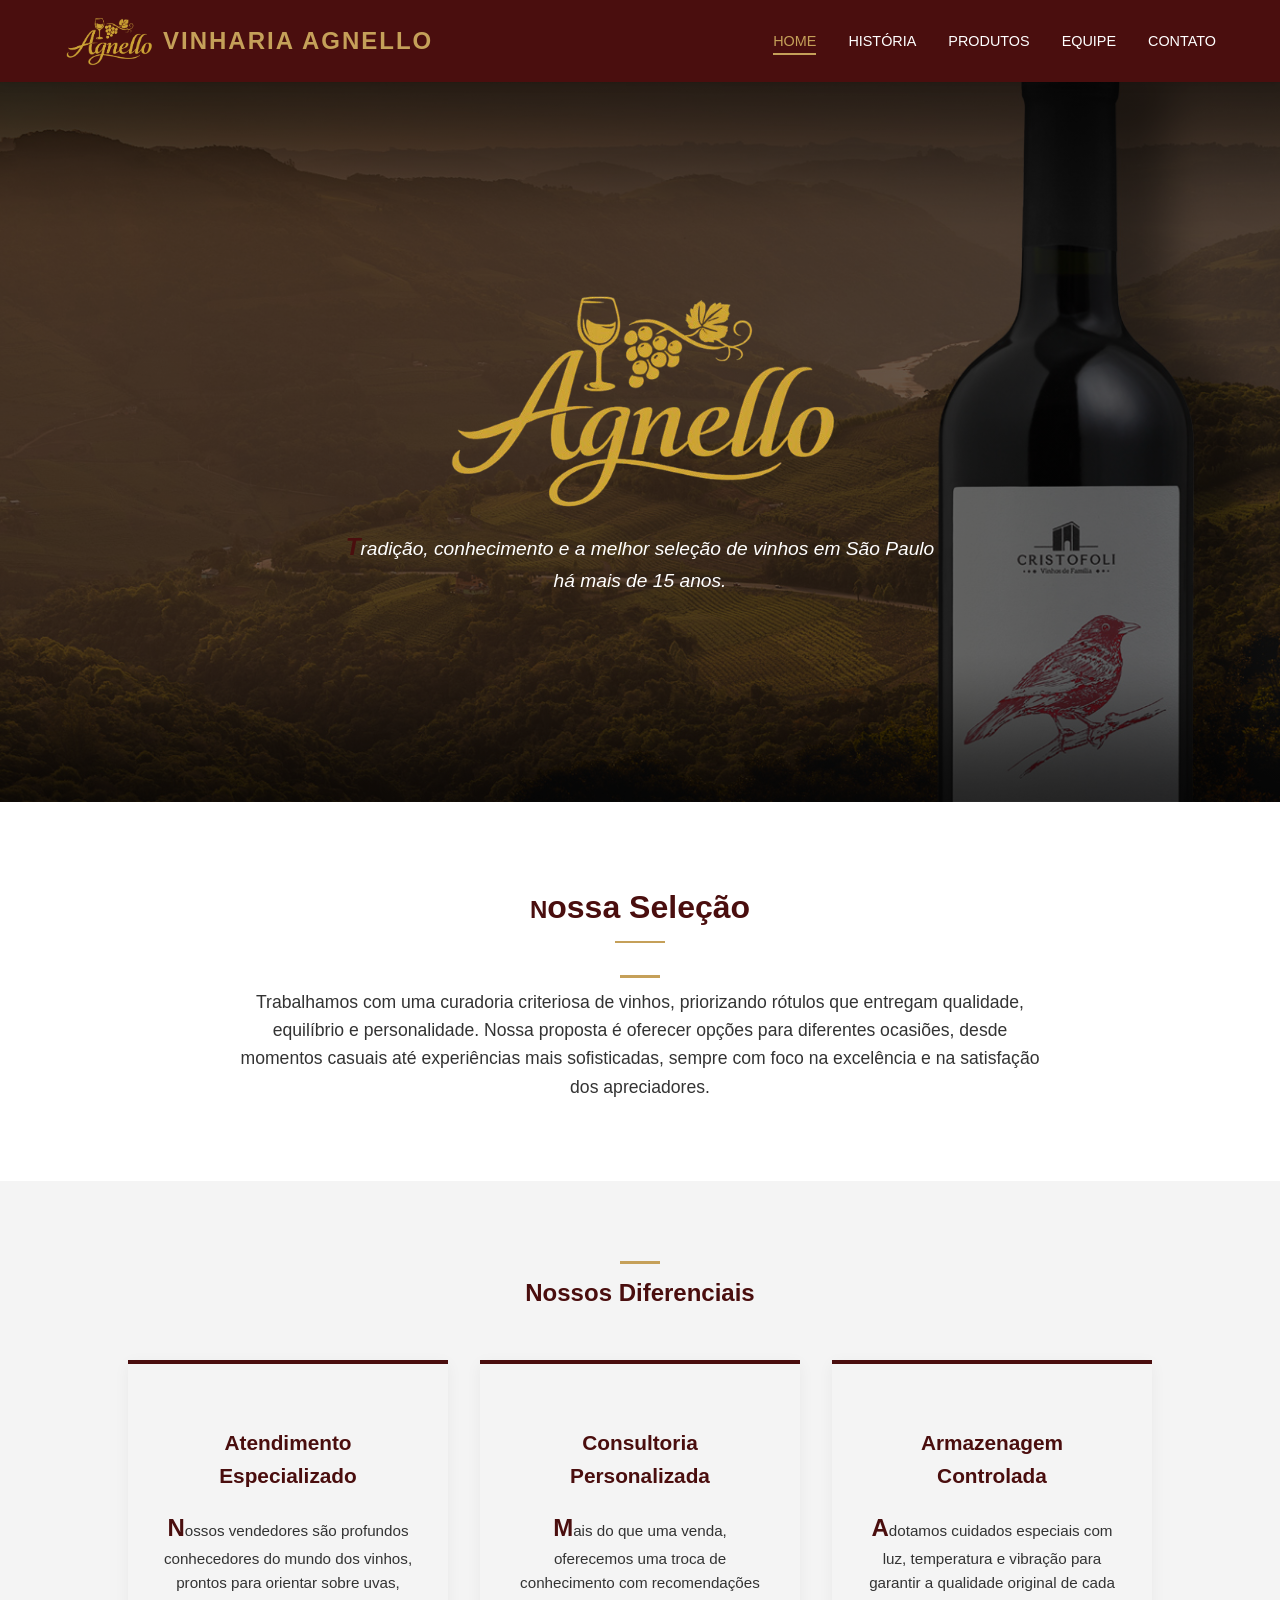
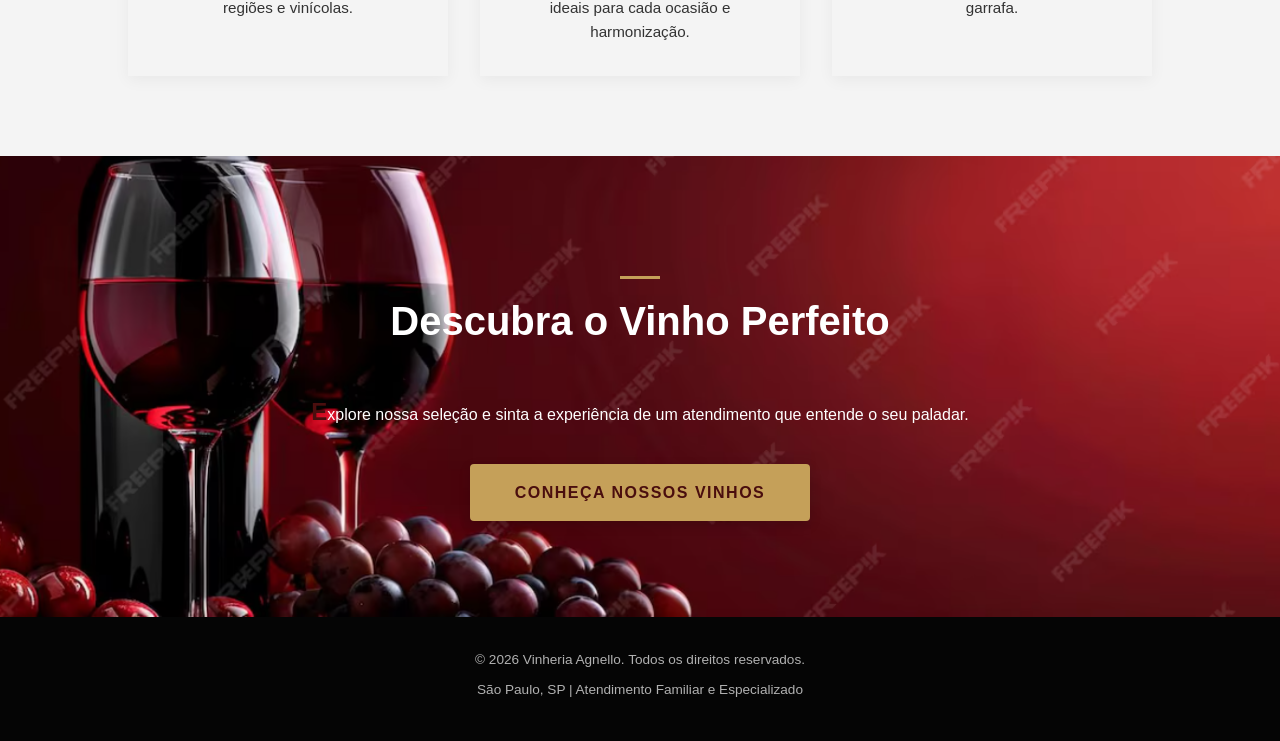
<file: index.html>
<!DOCTYPE html>
<html lang="pt-br">
<head>
    <meta charset="UTF-8">
    <meta name="viewport" content="width=device-width, initial-scale=1.0">
    <meta name="description" content="Descubra a Vinheria Agnello, sua loja especializada em vinhos nacionais e importados. Qualidade, tradição e as melhores experiências para apreciadores de vinho.">
    <meta name="keywords" content="vinheria agnello, vinhos, loja de vinhos, vinhos importados, vinhos nacionais, comprar vinho, são paulo, vinheria">
    <title>Vinharia Agnello - Tradição e Excelência em Vinhos</title>
    <link rel="stylesheet" href="src/css/style.css">
    <link rel="stylesheet" href="src/css/efeitos.css">
</head>
<body>

    <header>
        <nav class="navbar">
            <div class="logo">
                <img src="src/assets/imgs/logoagnello01.png" alt="Agnello">
                Vinharia Agnello
            </div>
            <ul class="nav-links">
                <li><a href="index.html" class="active">Home</a></li>
                <li><a href="src/pages/historia.html">História</a></li>
                <li><a href="src/pages/produtos.html">Produtos</a></li>
                <li><a href="src/pages/equipe.html">Equipe</a></li>
                <li><a href="src/pages/contato.html">Contato</a></li>
            </ul>
        </nav>
    </header>

    <main>
        <section class="hero">
            <img class="hero-logo" src="src/assets/imgs/logoagnello01.png" alt="Agnello">
            <p class="i-p">Tradição, conhecimento e a melhor seleção de vinhos em São Paulo há mais de 15 anos.</p>
        </section>

        <section id="sobre" class="section-padding sobre">
            <h2 class="i-p">Nossa Seleção</h2>
                <p class="i-h2">
                Trabalhamos com uma curadoria criteriosa de vinhos, priorizando rótulos que entregam qualidade, equilíbrio e personalidade. 
                Nossa proposta é oferecer opções para diferentes ocasiões, desde momentos casuais até experiências mais sofisticadas, 
                sempre com foco na excelência e na satisfação dos apreciadores.
                </p>
        </section>

        <section id="diferenciais" class="section-padding diferenciais">
            <h2 class="i-h2">Nossos Diferenciais</h2>
            <div class="grid-diferenciais">
                <div class="card">
                    <h3>Atendimento Especializado</h3>
                    <p class="i-p">Nossos vendedores são profundos conhecedores do mundo dos vinhos, prontos para orientar sobre uvas, regiões e vinícolas.</p>
                </div>
                <div class="card">
                    <h3>Consultoria Personalizada</h3>
                    <p class="i-p">Mais do que uma venda, oferecemos uma troca de conhecimento com recomendações ideais para cada ocasião e harmonização.</p>
                </div>
                <div class="card">
                    <h3>Armazenagem Controlada</h3>
                    <p class="i-p">Adotamos cuidados especiais com luz, temperatura e vibração para garantir a qualidade original de cada garrafa.</p>
                </div>
            </div>
        </section>

        <section id="contato" class="cta">
            <h2 class="i-h2">Descubra o Vinho Perfeito</h2>
            <p class="i-p">Explore nossa seleção e sinta a experiência de um atendimento que entende o seu paladar.</p>
            <a href="src/pages/produtos.html" class="btn-cta">Conheça nossos vinhos</a>
        </section>
    </main>

    <footer>
        <p>&copy; 2026 Vinheria Agnello. Todos os direitos reservados.</p>
        <p>São Paulo, SP | Atendimento Familiar e Especializado</p>
    </footer>

</body>
</html>
</file>
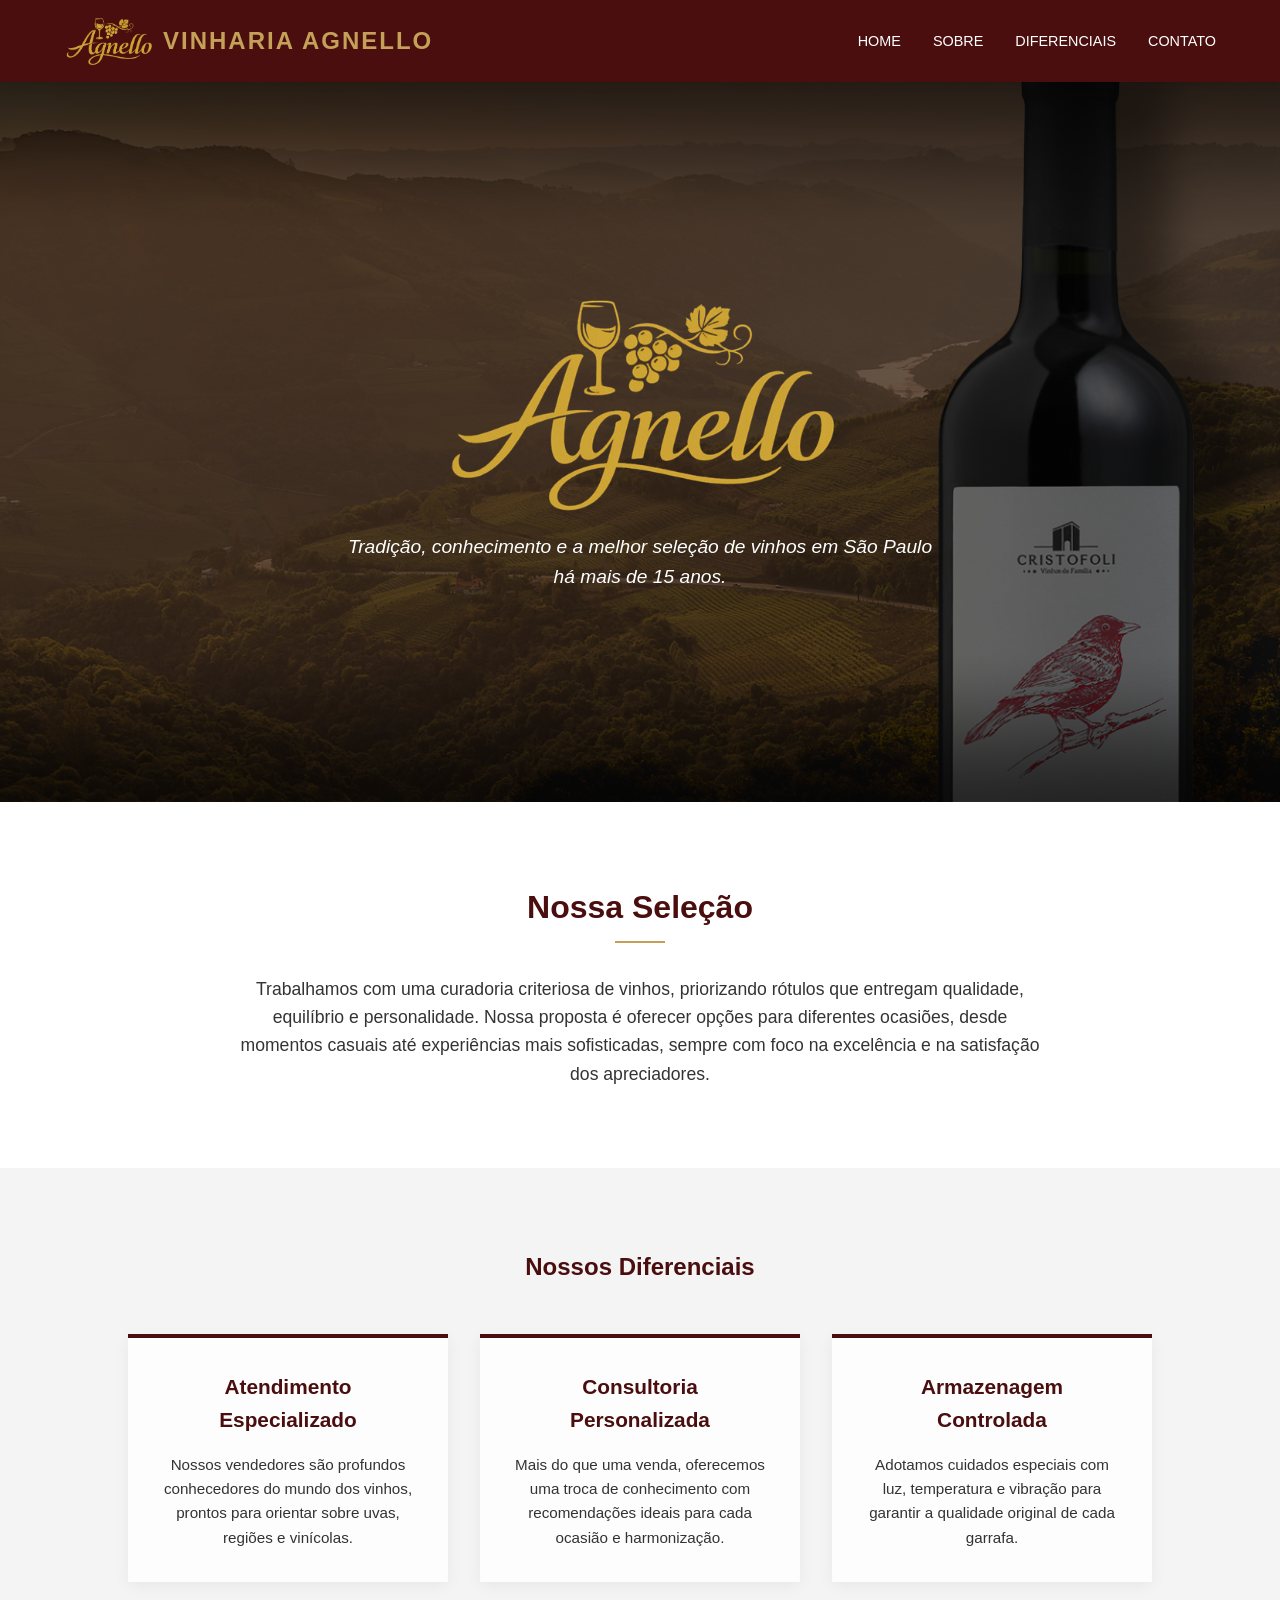
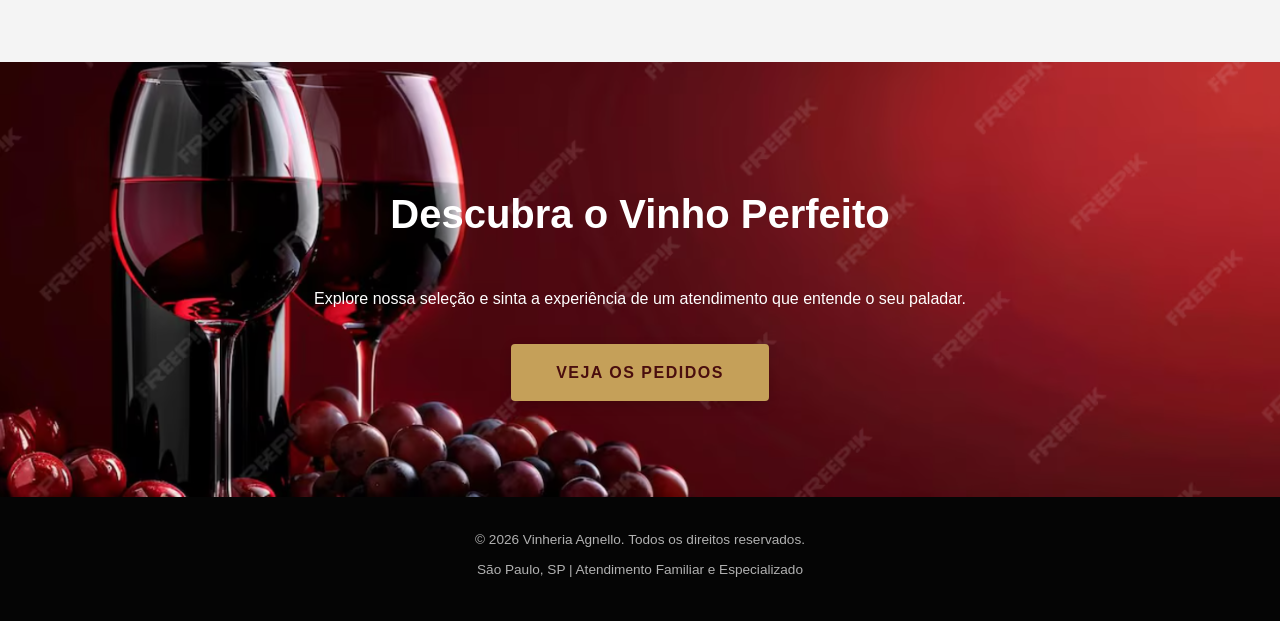
<file: vinhariaagnello/index.html>
<!DOCTYPE html>
<html lang="pt-br">
<head>
    <meta charset="UTF-8">
    <meta name="viewport" content="width=device-width, initial-scale=1.0">
    <title>Vinharia Agnello - Tradição e Excelência em Vinhos</title>
    <link rel="stylesheet" href="/vinhariaagnello/scr/css/style.css">
</head>
<body>

    <header>
        <nav class="navbar">
            <div class="logo">
                <img src="/vinhariaagnello/scr/assets/imgs/logoagnello01.png" alt="Agnello">
                Vinharia Agnello
            </div>
            <ul class="nav-links">
                <li><a href="/vinhariaagnello/index.html">Home</a></li>
                <li><a href="#sobre">Sobre</a></li>
                <li><a href="#diferenciais">Diferenciais</a></li>
                <li><a href="#contato">Contato</a></li>
            </ul>
        </nav>
    </header>

    <main>
        <section class="hero">
            <img class="hero-logo" src="/vinhariaagnello/scr/assets/imgs/logoagnello01.png" alt="Agnello">
            <p>Tradição, conhecimento e a melhor seleção de vinhos em São Paulo há mais de 15 anos.</p>
        </section>

        <section id="sobre" class="section-padding sobre">
            <h2>Nossa Seleção</h2>
                <p>
                Trabalhamos com uma curadoria criteriosa de vinhos, priorizando rótulos que entregam qualidade, equilíbrio e personalidade. 
                Nossa proposta é oferecer opções para diferentes ocasiões, desde momentos casuais até experiências mais sofisticadas, 
                sempre com foco na excelência e na satisfação dos apreciadores.
                </p>
        </section>

        <section id="diferenciais" class="section-padding diferenciais">
            <h2>Nossos Diferenciais</h2>
            <div class="grid-diferenciais">
                <div class="card">
                    <h3>Atendimento Especializado</h3>
                    <p>Nossos vendedores são profundos conhecedores do mundo dos vinhos, prontos para orientar sobre uvas, regiões e vinícolas.</p>
                </div>
                <div class="card">
                    <h3>Consultoria Personalizada</h3>
                    <p>Mais do que uma venda, oferecemos uma troca de conhecimento com recomendações ideais para cada ocasião e harmonização.</p>
                </div>
                <div class="card">
                    <h3>Armazenagem Controlada</h3>
                    <p>Adotamos cuidados especiais com luz, temperatura e vibração para garantir a qualidade original de cada garrafa.</p>
                </div>
            </div>
        </section>

        <section id="contato" class="cta">
            <h2>Descubra o Vinho Perfeito</h2>
            <p>Explore nossa seleção e sinta a experiência de um atendimento que entende o seu paladar.</p>
            <a href="#" class="btn-cta">Veja os pedidos</a>
        </section>
    </main>

    <footer>
        <p>&copy; 2026 Vinheria Agnello. Todos os direitos reservados.</p>
        <p>São Paulo, SP | Atendimento Familiar e Especializado</p>
    </footer>

</body>
</html>
</file>
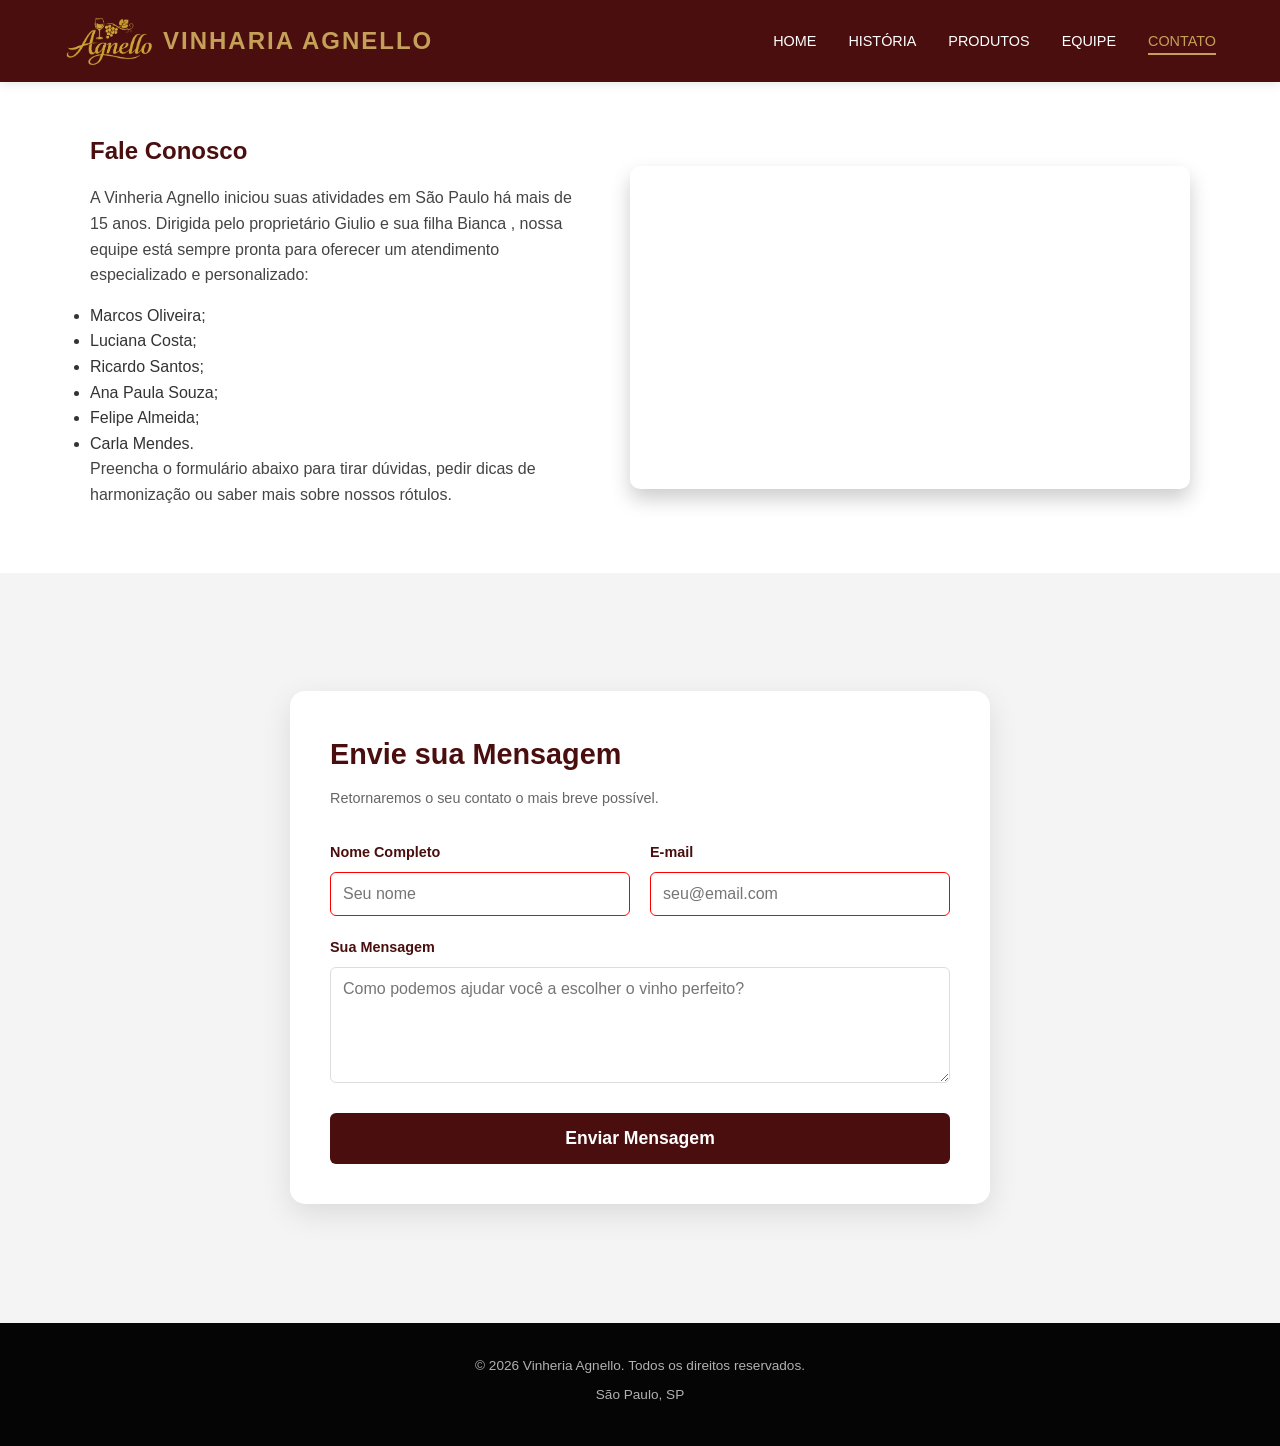
<file: src/pages/contato.html>
<!DOCTYPE html>
<html lang="pt-BR">
<head>
    <meta charset="UTF-8">
    <meta name="viewport" content="width=device-width, initial-scale=1.0">
    <meta name="description" content="Entre em contato com a Vinheria Agnello. Tire suas dúvidas sobre vinhos, harmonizações ou fale com nossa equipe de especialistas.">
    <meta name="keywords" content="contato, vinheria agnello, loja de vinhos, atendimento, são paulo, vinhos">
    
    <title>Contato - Vinheria Agnello</title>
    
    <link rel="stylesheet" href="../css/style.css">
    <link rel="stylesheet" href="../css/efeitos.css">
</head>
<body>

    <header>
        <nav class="navbar">
        <div class="logo">
                <img src="../assets/imgs/logoagnello01.png" alt="Agnello" class="logo-img">
                Vinharia Agnello
            </div>
            <ul class="nav-links">
                <li><a href="../../index.html">Home</a></li>
                <li><a href="historia.html">História</a></li>
                <li><a href="produtos.html">Produtos</a></li>
                <li><a href="equipe.html">Equipe</a></li>
                <li><a href="contato.html" class="active">Contato</a></li>
            </ul>
        </nav>
    </header>

    <main>
        <section class="info-contato">
            <div class="info-texto">
                <h2>Fale Conosco</h2>
                <p>A Vinheria Agnello iniciou suas atividades em São Paulo há mais de 15 anos. Dirigida pelo proprietário Giulio e sua filha Bianca , nossa equipe está sempre pronta para oferecer um atendimento especializado e personalizado: </p>
                        <ul>
                            <li>Marcos Oliveira;</li>
                            <li>Luciana Costa;</li>
                            <li>Ricardo Santos;</li>
                            <li>Ana Paula Souza;</li>
                            <li>Felipe Almeida;</li>
                            <li>Carla Mendes.</li>
                        </ul>
                <p>Preencha o formulário abaixo para tirar dúvidas, pedir dicas de harmonização ou saber mais sobre nossos rótulos.</p>
            </div>
            <div class="info-video">
                    <iframe 
                        width="100%" 
                        height="315" 
                        src="https://www.youtube.com/embed/JxpYD-WLfcs?si=yF8q5s3M19pSr0J0" 
                        title="Vinharia Agnello - Atendimento Especializado e Curadoria de Vinhos" 
                        frameborder="0"
                        allow="accelerometer; autoplay; clipboard-write; encrypted-media; gyroscope; picture-in-picture; web-share" 
                        allowfullscreen>
                    </iframe>
            </div>
        </section>

        <section class="container-pedido">
            <div class="form-card">
                <h2>Envie sua Mensagem</h2>
                <p>Retornaremos o seu contato o mais breve possível.</p>
                
                <form action="#" method="POST">
                    <div class="form-row">
                        <div class="form-group">
                            <label for="nome">Nome Completo</label>
                            <input type="text" id="nome" name="nome" placeholder="Seu nome" required>
                        </div>
                        <div class="form-group">
                            <label for="email">E-mail</label>
                            <input type="email" id="email" name="email" placeholder="seu@email.com" required>
                        </div>
                    </div>
                    
                    <div class="form-group">
                        <label for="mensagem">Sua Mensagem</label>
                        <textarea id="mensagem" name="mensagem" rows="5" placeholder="Como podemos ajudar você a escolher o vinho perfeito?" required></textarea>
                    </div>
                    
                    <button type="submit" class="btn-enviar">Enviar Mensagem</button>
                </form>
            </div>
        </section>
    </main>

    <footer>
        <p>&copy; 2026 Vinheria Agnello. Todos os direitos reservados.</p>
        <p>São Paulo, SP</p>
    </footer>

</body>
</html>
</file>
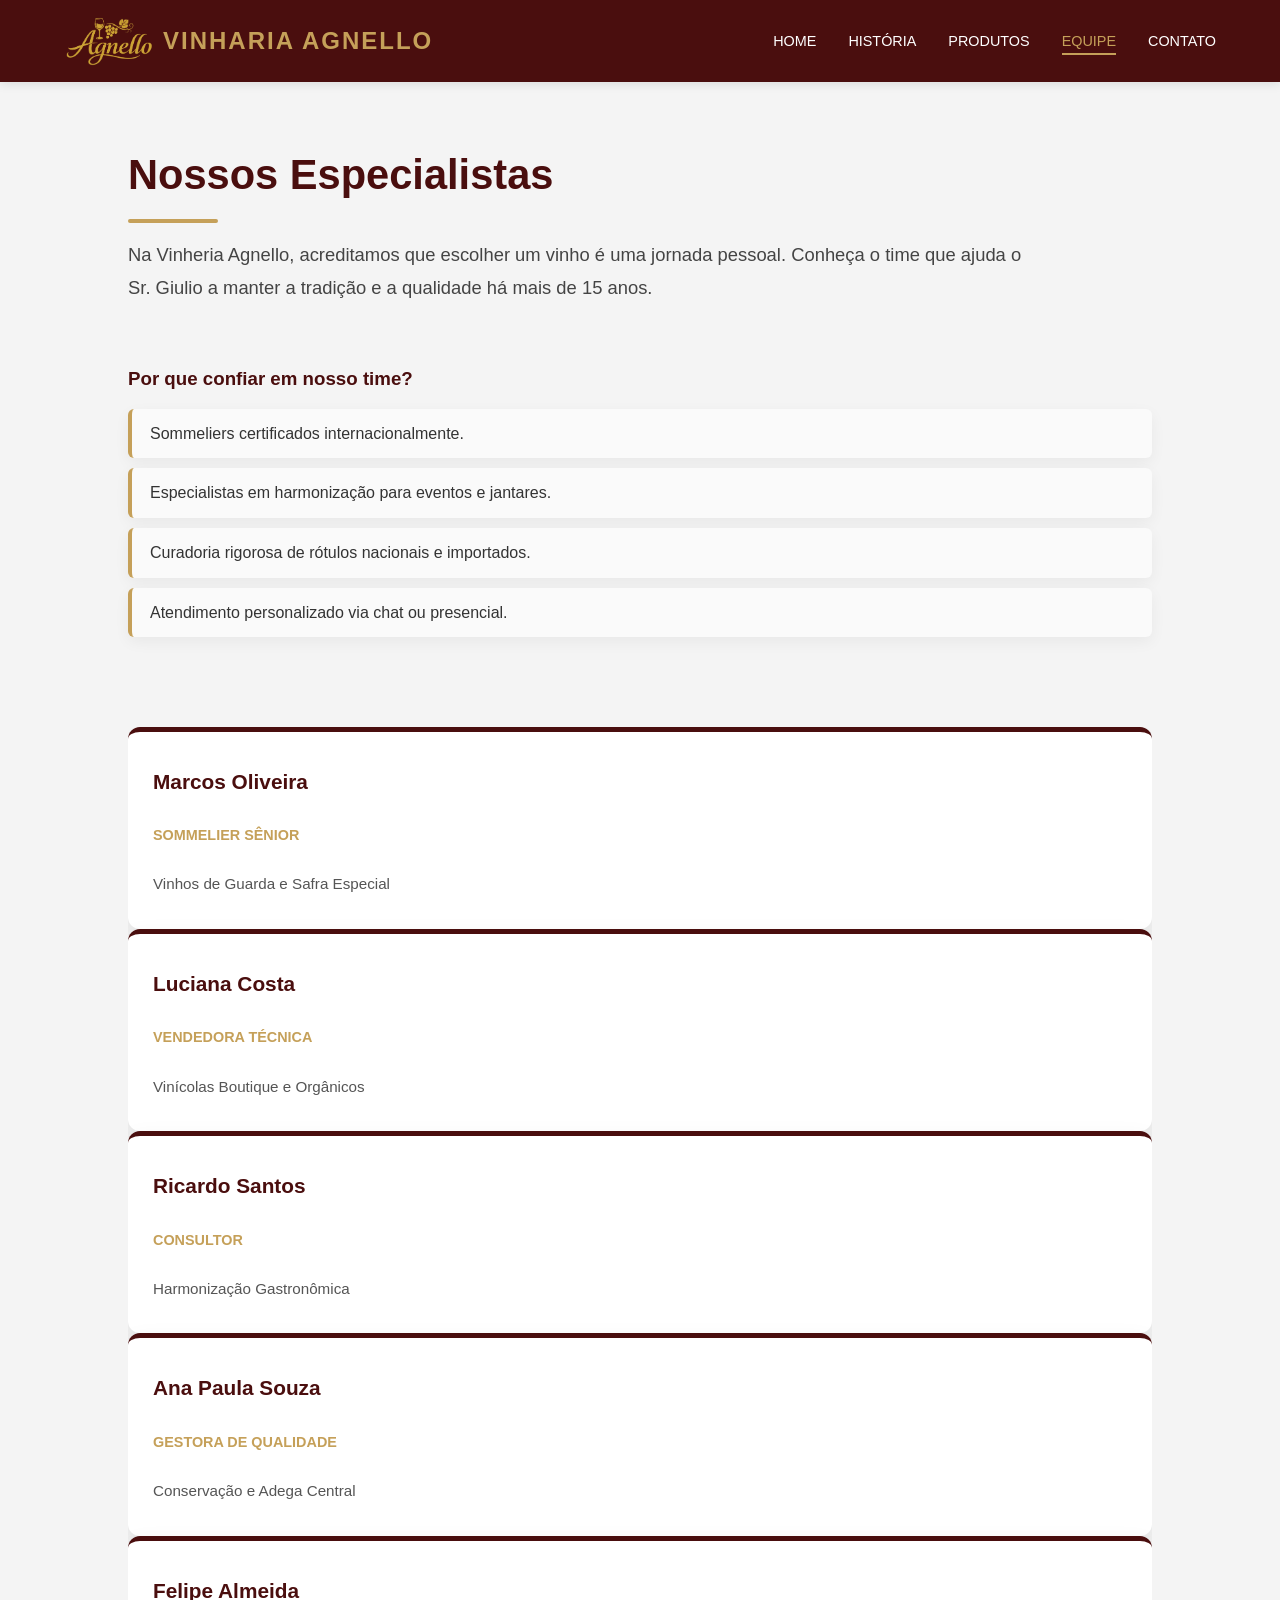
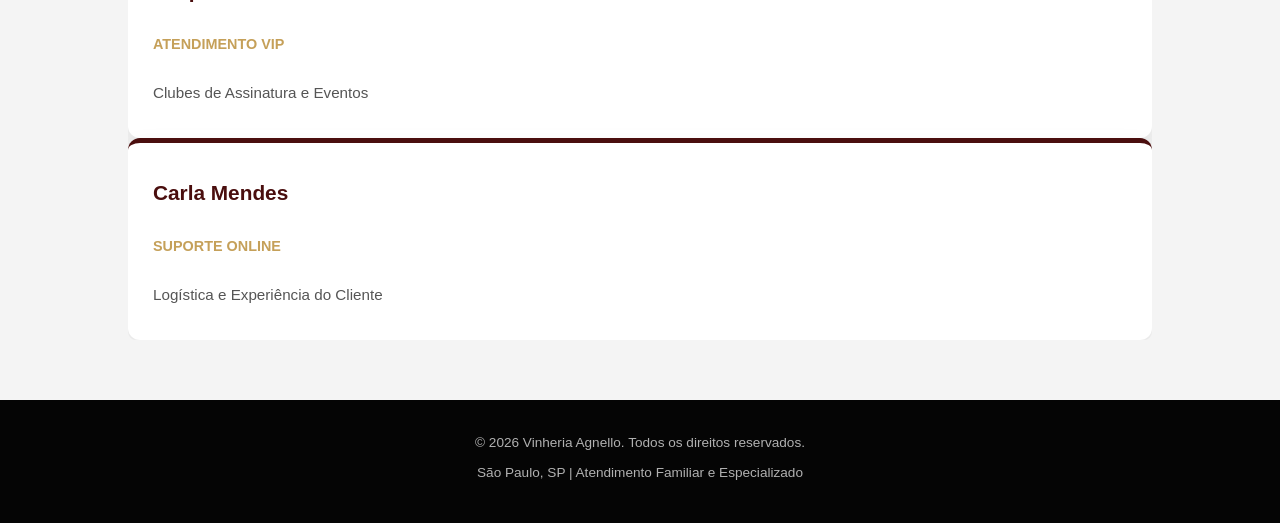
<file: src/pages/equipe.html>
<!DOCTYPE html>
<html lang="en">
<head>
    <meta charset="UTF-8">
    <meta name="viewport" content="width=device-width, initial-scale=1.0">
    <meta name="description" content="Conheça a equipe da Vinheria Agnello, formada por especialistas apaixonados por vinhos prontos para oferecer a melhor experiência.">
    <meta name="keywords" content="equipe vinheria agnello, especialistas em vinho, sommelier, vinhos são paulo, atendimento vinheria">
    <title>Equipe - Vinheria Agnello</title>
    <link rel="stylesheet" href="../css/style.css">
    <link rel="stylesheet" href="../css/efeitos.css">
</head>
<body>
    <header>
        <nav class="navbar">
        <div class="logo">
                <img src="../assets/imgs/logoagnello01.png" alt="Agnello" class="logo-img">
                Vinharia Agnello
            </div>
            <ul class="nav-links">
                <li><a href="../../index.html">Home</a></li>
                <li><a href="historia.html">História</a></li>
                <li><a href="produtos.html">Produtos</a></li>
                <li><a href="equipe.html" class="active">Equipe</a></li>
                <li><a href="contato.html">Contato</a></li>
            </ul>
        </nav>
    </header>
        <section class="equipe-intro">
            <h1>Nossos Especialistas</h1>
            <p>Na Vinheria Agnello, acreditamos que escolher um vinho é uma jornada pessoal. Conheça o time que ajuda o Sr. Giulio a manter a tradição e a qualidade há mais de 15 anos.</p>
        </section>

       
            <h3>Por que confiar em nosso time?</h3>
            <ul>
                <li>Sommeliers certificados internacionalmente.</li>
                <li>Especialistas em harmonização para eventos e jantares.</li>
                <li>Curadoria rigorosa de rótulos nacionais e importados.</li>
                <li>Atendimento personalizado via chat ou presencial.</li>
            </ul>
       

        <section class="tabela-funcionarios">
            <table>
                <thead>
                    <tr>
                        <th>Especialista</th>
                        <th>Cargo</th>
                        <th>Foco Principal</th>
                    </tr>
                </thead>
                <tbody>
                    <tr>
                        <td>Marcos Oliveira</td>
                        <td>Sommelier Sênior</td>
                        <td>Vinhos de Guarda e Safra Especial</td>
                    </tr>
                    <tr>
                        <td>Luciana Costa</td>
                        <td>Vendedora Técnica</td>
                        <td>Vinícolas Boutique e Orgânicos</td>
                    </tr>
                    <tr>
                        <td>Ricardo Santos</td>
                        <td>Consultor</td>
                        <td>Harmonização Gastronômica</td>
                    </tr>
                    <tr>
                        <td>Ana Paula Souza</td>
                        <td>Gestora de Qualidade</td>
                        <td>Conservação e Adega Central</td>
                    </tr>
                    <tr>
                        <td>Felipe Almeida</td>
                        <td>Atendimento VIP</td>
                        <td>Clubes de Assinatura e Eventos</td>
                    </tr>
                    <tr>
                        <td>Carla Mendes</td>
                        <td>Suporte Online</td>
                        <td>Logística e Experiência do Cliente</td>
                    </tr>
                </tbody>
            </table>
        </section>

    <footer>
        <p>&copy; 2026 Vinheria Agnello. Todos os direitos reservados.</p>
        <p>São Paulo, SP | Atendimento Familiar e Especializado</p>
    </footer>
</body>
</html>
</file>
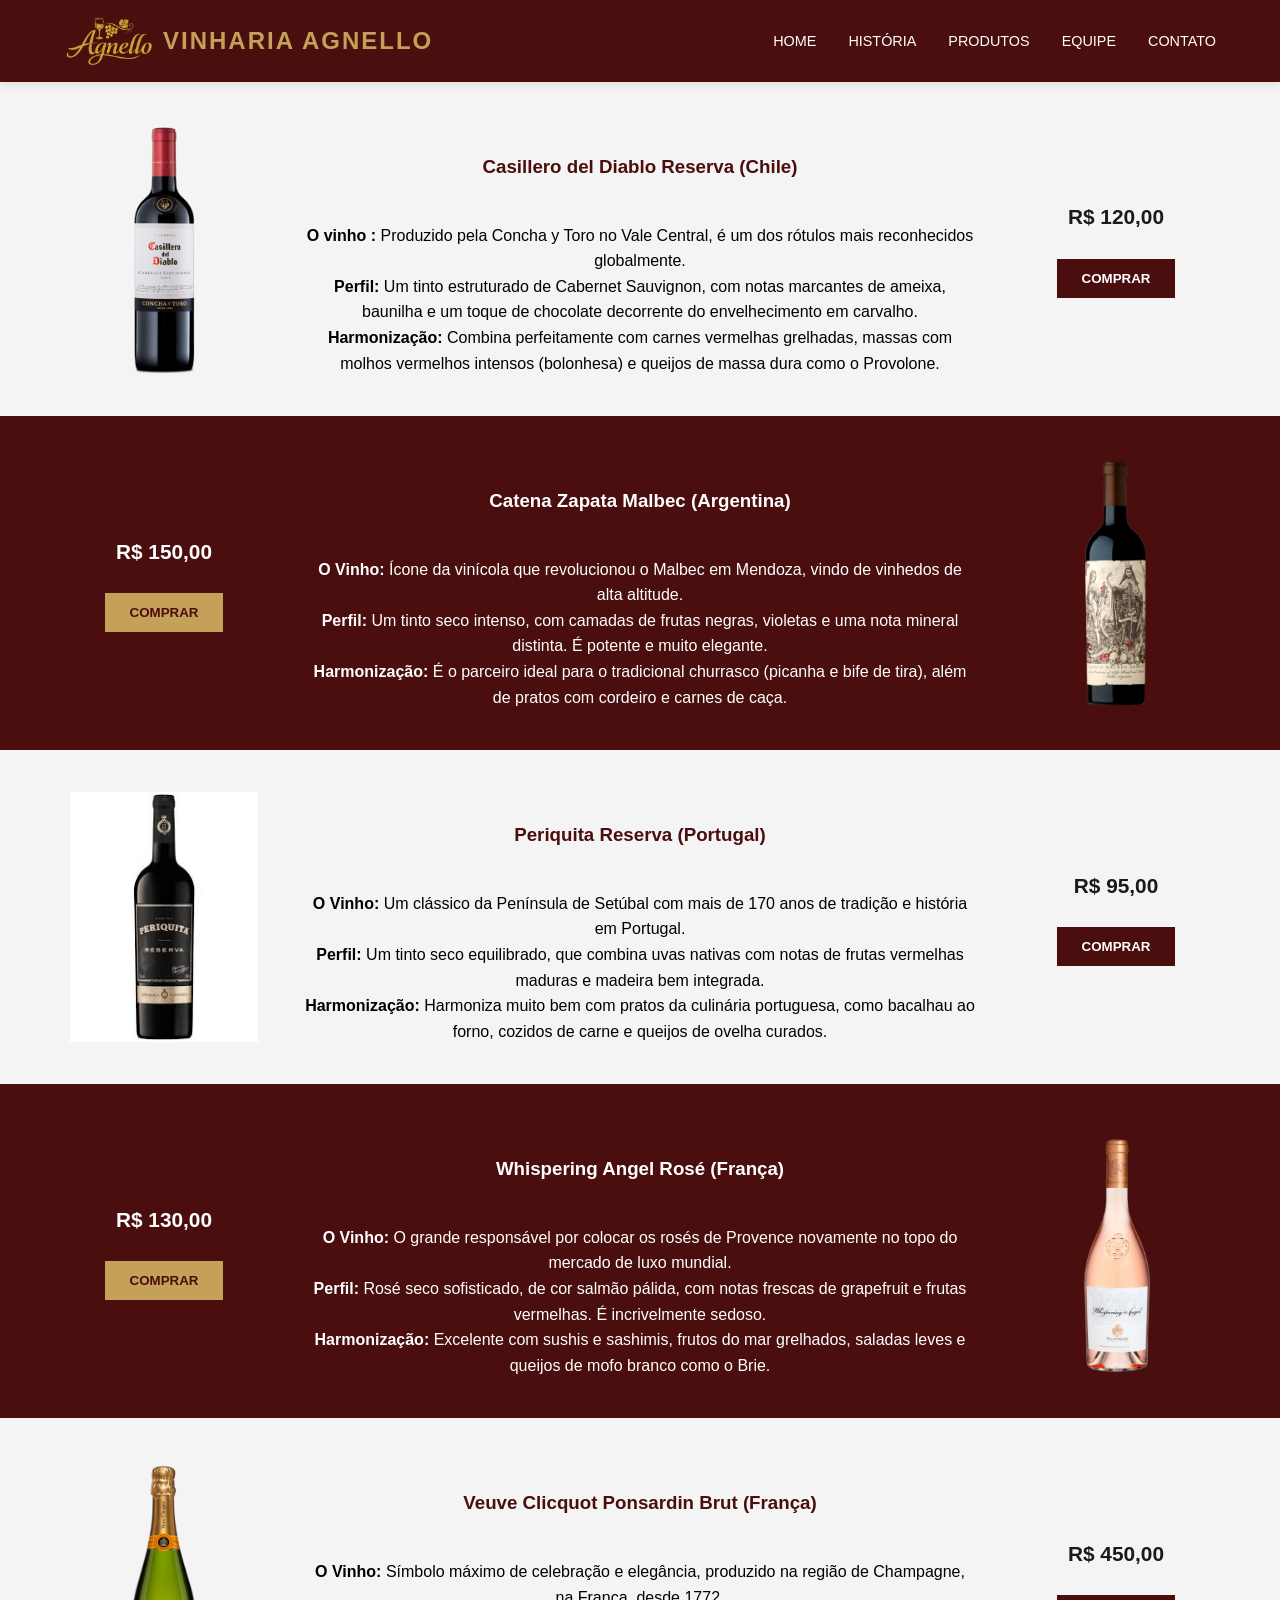
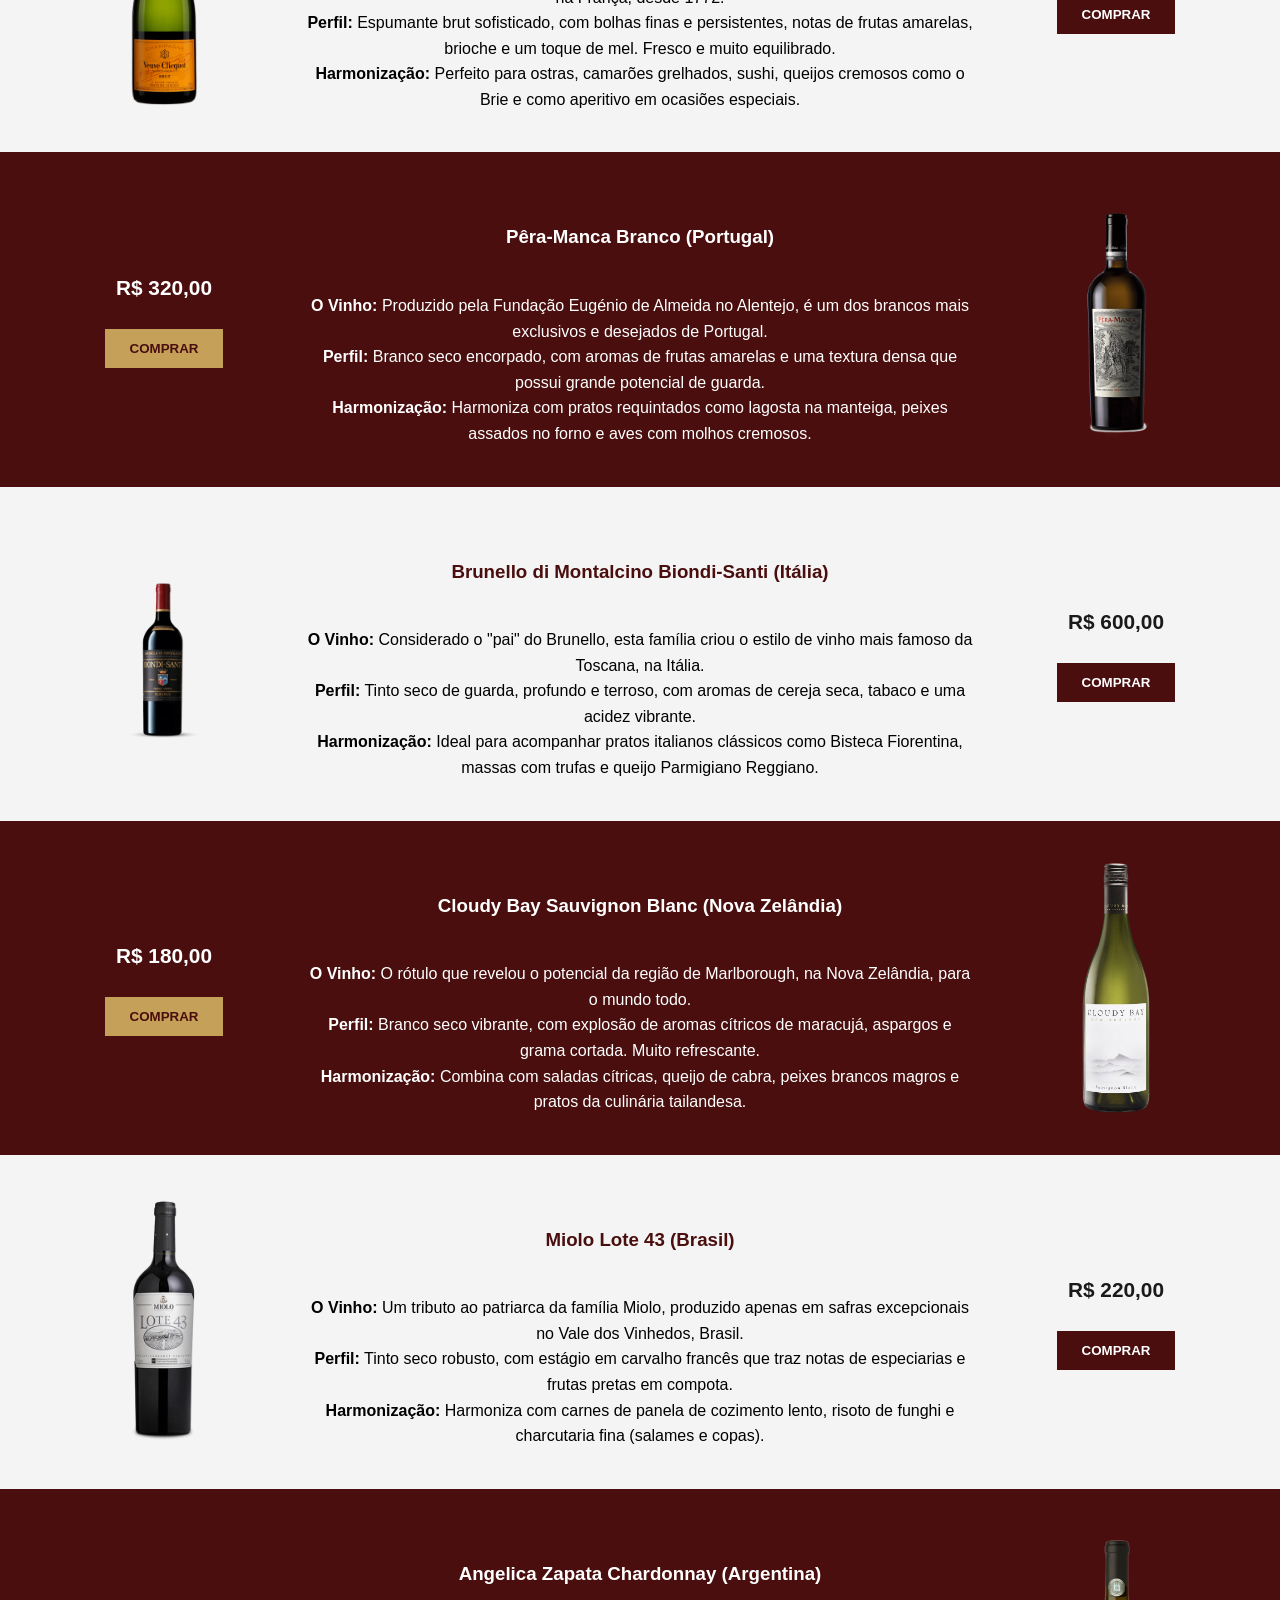
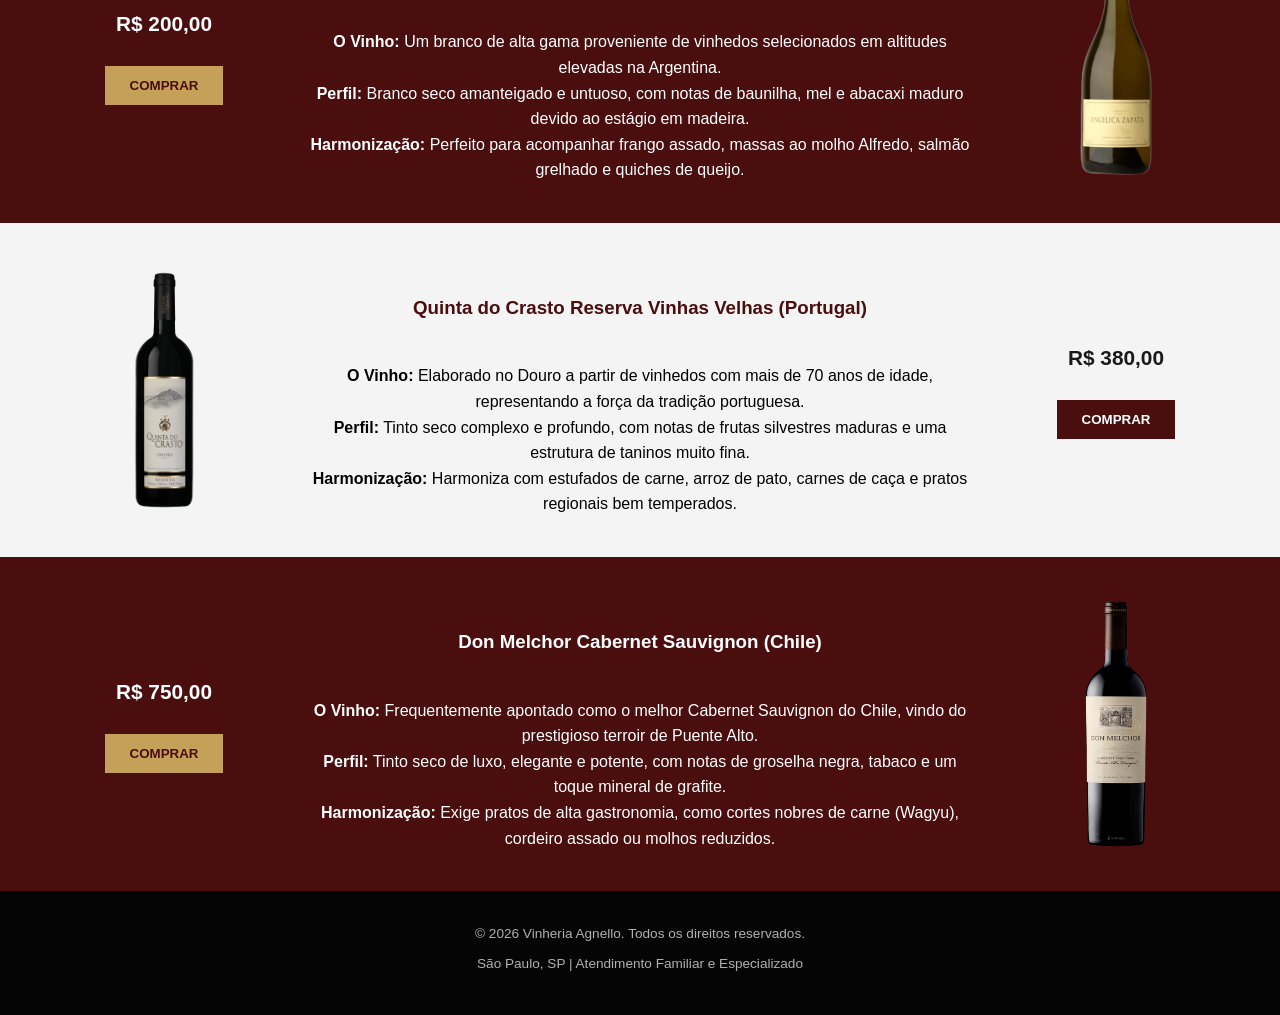
<file: src/pages/harmonizacao.html>
<!DOCTYPE html>
<html lang="pt-BR">
<head>
    <meta charset="UTF-8">
    <meta name="viewport" content="width=device-width, initial-scale=1.0">
    <meta name="description" content="Aprenda a harmonizar vinhos com diferentes pratos. Descubra combinações perfeitas com dicas exclusivas da Vinheria Agnello.">
    <meta name="keywords" content="harmonização de vinhos, vinho e comida, combinar vinho, dicas de vinho, vinheria agnello harmonização">
    <title>Harmonização - Vinharia Agnello</title>
    <link rel="stylesheet" href="../css/style.css">
    <link rel="stylesheet" href="../css/efeitos.css">
</head>
<body>

    <header>
        <nav class="navbar">
        <div class="logo">
                <img src="../assets/imgs/logoagnello01.png" alt="Agnello" class="logo-img">
                Vinharia Agnello
            </div>
            <ul class="nav-links">
                <li><a href="../../index.html">Home</a></li>
                <li><a href="historia.html">História</a></li>
                <li><a href="produtos.html">Produtos</a></li>
                <li><a href="equipe.html">Equipe</a></li>
                <li><a href="contato.html">Contato</a></li>
            </ul>
        </nav>
    </header>

 <!-- vinho 1  -->
<main>
    <div class="vinho-linha claro" id="vinho1">
        <img class="foto-vinho" src="../assets/imgs/vinho1.png" alt="Casillero del Diablo">
        <div class="descricao-vinho">
            <h3>Casillero del Diablo Reserva (Chile)</h3><br>
            <p><strong>O vinho : </strong> Produzido pela Concha y Toro no Vale Central, é um dos rótulos mais reconhecidos globalmente.</p>
            <p><strong>Perfil: </strong> Um tinto estruturado de Cabernet Sauvignon, com notas marcantes de ameixa, baunilha e um toque de chocolate decorrente do envelhecimento em carvalho.</p>
            <p><strong>Harmonização: </strong>Combina perfeitamente com carnes vermelhas grelhadas, massas com molhos vermelhos intensos (bolonhesa) e queijos de massa dura como o Provolone.</p>
        </div>
        <div class="preco-botao">
            <span class="preco">R$ 120,00</span>
            <a href="pedido.html"><button class="botao">Comprar</button></a>
        </div>
    </div>


 <!-- vinho 2  -->
    <div class="vinho-linha escuro" id="vinho2">
        <img class="foto-vinho" src="../assets/imgs/vinho2.png" alt="Catena Malbec">
        <div class="descricao-vinho">
            <h3>Catena Zapata Malbec (Argentina)</h3> <br>
            <p><strong>O Vinho:</strong> Ícone da vinícola que revolucionou o Malbec em Mendoza, vindo de vinhedos de alta altitude.</p>
            <p><strong>Perfil:</strong> Um tinto seco intenso, com camadas de frutas negras, violetas e uma nota mineral distinta. É potente e muito elegante.</p>
            <p><strong>Harmonização:</strong> É o parceiro ideal para o tradicional churrasco (picanha e bife de tira), além de pratos com cordeiro e carnes de caça.</p>
        </div>
        <div class="preco-botao">
            <span class="preco">R$ 150,00</span>
            <a href="pedido.html"><button class="botao">Comprar</button></a>
        </div>
    </div>


     <!-- vinho 3  -->
    <div class="vinho-linha claro" id="vinho3">
        <img class="foto-vinho" src="../assets/imgs/vinho3.jpg" alt="Periquita Reserva">
        <div class="descricao-vinho">
            <h3>Periquita Reserva (Portugal)</h3> <br> 
            <p><strong>O Vinho:</strong> Um clássico da Península de Setúbal com mais de 170 anos de tradição e história em Portugal.</p>
            <p><strong>Perfil:</strong> Um tinto seco equilibrado, que combina uvas nativas com notas de frutas vermelhas maduras e madeira bem integrada.</p>
            <p><strong>Harmonização:</strong> Harmoniza muito bem com pratos da culinária portuguesa, como bacalhau ao forno, cozidos de carne e queijos de ovelha curados.</p>
        </div>
        <div class="preco-botao">
            <span class="preco">R$ 95,00</span>
            <a href="pedido.html"><button class="botao">Comprar</button></a>
        </div>
    </div>


     <!-- vinho 4  -->
    <div class="vinho-linha escuro" id="vinho4">
        <img class="foto-vinho" src="../assets/imgs/vinho4.png" alt="Whispering Angel">
        <div class="descricao-vinho">
            <h3>Whispering Angel Rosé (França)</h3><br>
            <p><strong>O Vinho:</strong> O grande responsável por colocar os rosés de Provence novamente no topo do mercado de luxo mundial.</p>
            <p><strong>Perfil:</strong> Rosé seco sofisticado, de cor salmão pálida, com notas frescas de grapefruit e frutas vermelhas. É incrivelmente sedoso.</p>
            <p><strong>Harmonização:</strong> Excelente com sushis e sashimis, frutos do mar grelhados, saladas leves e queijos de mofo branco como o Brie.</p>
        </div>
        <div class="preco-botao">
            <span class="preco">R$ 130,00</span>
            <a href="pedido.html"><button class="botao">Comprar</button></a>
        </div>
    </div>


     <!-- vinho 5  -->
    <div class="vinho-linha claro" id="vinho5">
        <img class="foto-vinho" src="../assets/imgs/vinho5.png" alt="Veuve Clicquot">
        <div class="descricao-vinho">
            <h3>Veuve Clicquot Ponsardin Brut (França)</h3><br>
            <p><strong>O Vinho:</strong> Símbolo máximo de celebração e elegância, produzido na região de Champagne, na França, desde 1772.</p>
                <p><strong>Perfil:</strong> Espumante brut sofisticado, com bolhas finas e persistentes, notas de frutas amarelas, brioche e um toque de mel. Fresco e muito equilibrado.</p>
                <p><strong>Harmonização:</strong> Perfeito para ostras, camarões grelhados, sushi, queijos cremosos como o Brie e como aperitivo em ocasiões especiais.</p>
        </div>
        <div class="preco-botao">
            <span class="preco">R$ 450,00</span>
            <a href="pedido.html"><button class="botao">Comprar</button></a>
        </div>
    </div>


     <!-- vinho 6  -->
    <div class="vinho-linha escuro" id="vinho6">
        <img class="foto-vinho" src="../assets/imgs/vinho6.webp" alt="Pêra-Manca">
        <div class="descricao-vinho">
            <h3>Pêra-Manca Branco (Portugal)</h3> <br> 
            <p><strong>O Vinho:</strong> Produzido pela Fundação Eugénio de Almeida no Alentejo, é um dos brancos mais exclusivos e desejados de Portugal.</p>
            <p><strong>Perfil:</strong> Branco seco encorpado, com aromas de frutas amarelas e uma textura densa que possui grande potencial de guarda.</p>
            <p><strong>Harmonização:</strong> Harmoniza com pratos requintados como lagosta na manteiga, peixes assados no forno e aves com molhos cremosos.</p>
        </div>
        <div class="preco-botao">
            <span class="preco">R$ 320,00</span>
            <a href="pedido.html"><button class="botao">Comprar</button></a>
        </div>
    </div>


     <!-- vinho 7  -->
    <div class="vinho-linha claro" id="vinho7">
        <img class="foto-vinho" src="../assets/imgs/vinho7.webp" alt="Brunello">
        <div class="descricao-vinho">
            <h3>Brunello di Montalcino Biondi-Santi (Itália)</h3> <br> 
            <p><strong>O Vinho:</strong> Considerado o "pai" do Brunello, esta família criou o estilo de vinho mais famoso da Toscana, na Itália.</p>
            <p><strong>Perfil:</strong> Tinto seco de guarda, profundo e terroso, com aromas de cereja seca, tabaco e uma acidez vibrante.</p>
            <p><strong>Harmonização:</strong> Ideal para acompanhar pratos italianos clássicos como Bisteca Fiorentina, massas com trufas e queijo Parmigiano Reggiano.</p>
        </div>
        <div class="preco-botao">
            <span class="preco">R$ 600,00</span>
            <a href="pedido.html"><button class="botao">Comprar</button></a>
        </div>
    </div>


     <!-- vinho 8  -->
    <div class="vinho-linha escuro" id="vinho8">
        <img class="foto-vinho" src="../assets/imgs/vinho8.png" alt="Cloudy Bay">
        <div class="descricao-vinho">
            <h3>Cloudy Bay Sauvignon Blanc (Nova Zelândia)</h3> <br>
            <p><strong>O Vinho:</strong> O rótulo que revelou o potencial da região de Marlborough, na Nova Zelândia, para o mundo todo.</p>
            <p><strong>Perfil:</strong> Branco seco vibrante, com explosão de aromas cítricos de maracujá, aspargos e grama cortada. Muito refrescante.</p>
            <p><strong>Harmonização:</strong> Combina com saladas cítricas, queijo de cabra, peixes brancos magros e pratos da culinária tailandesa.</p>
        </div>
        <div class="preco-botao">
            <span class="preco">R$ 180,00</span>
            <a href="pedido.html"><button class="botao">Comprar</button></a>
        </div>
    </div>


     <!-- vinho 9  -->
    <div class="vinho-linha claro" id="vinho9">
        <img class="foto-vinho" src="../assets/imgs/vinho9.webp" alt="Miolo Lote 43">
        <div class="descricao-vinho">
            <h3>Miolo Lote 43 (Brasil)</h3> <br> 
            <p><strong>O Vinho:</strong> Um tributo ao patriarca da família Miolo, produzido apenas em safras excepcionais no Vale dos Vinhedos, Brasil.</p>
            <p><strong>Perfil:</strong> Tinto seco robusto, com estágio em carvalho francês que traz notas de especiarias e frutas pretas em compota.</p>
            <p><strong>Harmonização:</strong> Harmoniza com carnes de panela de cozimento lento, risoto de funghi e charcutaria fina (salames e copas).</p>
        </div>
        <div class="preco-botao">
            <span class="preco">R$ 220,00</span>
            <a href="pedido.html"><button class="botao">Comprar</button></a>
        </div>
    </div>


     <!-- vinho 10  -->
    <div class="vinho-linha escuro" id="vinho10">
        <img class="foto-vinho" src="../assets/imgs/vinho10.webp" alt="Angelica Zapata">
        <div class="descricao-vinho">
            <h3>Angelica Zapata Chardonnay (Argentina)</h3> <br>
            <p><strong>O Vinho:</strong> Um branco de alta gama proveniente de vinhedos selecionados em altitudes elevadas na Argentina.</p>
            <p><strong>Perfil:</strong> Branco seco amanteigado e untuoso, com notas de baunilha, mel e abacaxi maduro devido ao estágio em madeira.</p>
            <p><strong>Harmonização:</strong> Perfeito para acompanhar frango assado, massas ao molho Alfredo, salmão grelhado e quiches de queijo.</p>
    </div>
        <div class="preco-botao">
            <span class="preco">R$ 200,00</span>
            <a href="pedido.html"><button class="botao">Comprar</button></a>
        </div>
    </div>


     <!-- vinho 11  -->
    <div class="vinho-linha claro" id="vinho11">
        <img class="foto-vinho" src="../assets/imgs/vinhop11.png" alt="Quinta do Crasto">
        <div class="descricao-vinho">
            <h3>Quinta do Crasto Reserva Vinhas Velhas (Portugal)</h3> <br>
            <p><strong>O Vinho:</strong> Elaborado no Douro a partir de vinhedos com mais de 70 anos de idade, representando a força da tradição portuguesa.</p>
            <p><strong>Perfil:</strong> Tinto seco complexo e profundo, com notas de frutas silvestres maduras e uma estrutura de taninos muito fina.</p>
            <p><strong>Harmonização:</strong> Harmoniza com estufados de carne, arroz de pato, carnes de caça e pratos regionais bem temperados.</p>
        </div>
        <div class="preco-botao">
            <span class="preco">R$ 380,00</span>
            <a href="pedido.html"><button class="botao">Comprar</button></a>
        </div>
    </div>


     <!-- vinho 12  -->
    <div class="vinho-linha escuro" id="vinho12">
        <img class="foto-vinho" src="../assets/imgs/vinho12.png" alt="Don Melchor">
        <div class="descricao-vinho">
            <h3>Don Melchor Cabernet Sauvignon (Chile)</h3><br>
            <p><strong>O Vinho:</strong> Frequentemente apontado como o melhor Cabernet Sauvignon do Chile, vindo do prestigioso terroir de Puente Alto.</p>
            <p><strong>Perfil:</strong> Tinto seco de luxo, elegante e potente, com notas de groselha negra, tabaco e um toque mineral de grafite.</p>
            <p><strong>Harmonização:</strong> Exige pratos de alta gastronomia, como cortes nobres de carne (Wagyu), cordeiro assado ou molhos reduzidos.</p>
        </div>
        <div class="preco-botao">
            <span class="preco">R$ 750,00</span>
            <a href="pedido.html"><button class="botao">Comprar</button></a>
        </div>
    </div>
</main>

    <footer>
        <p>&copy; 2026 Vinheria Agnello. Todos os direitos reservados.</p>
        <p>São Paulo, SP | Atendimento Familiar e Especializado</p>
    </footer>

</body>
</html>
</file>
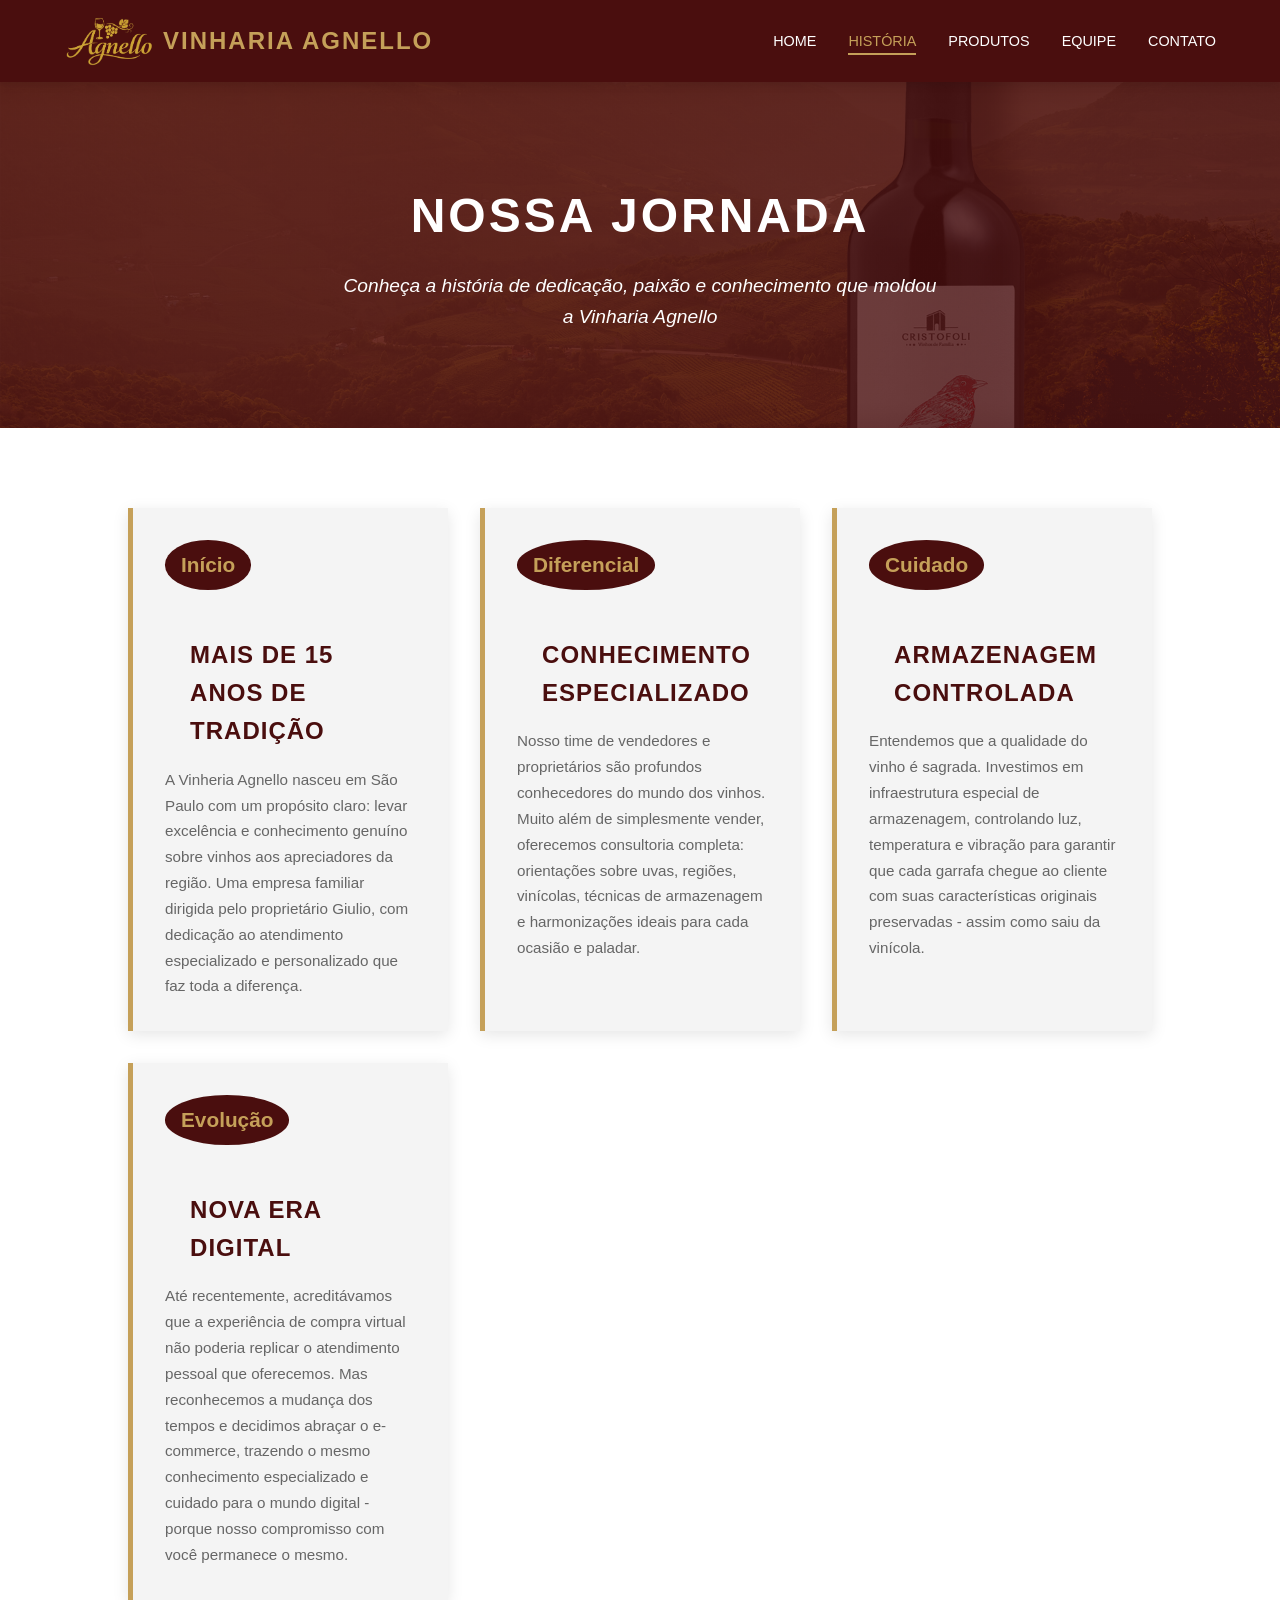
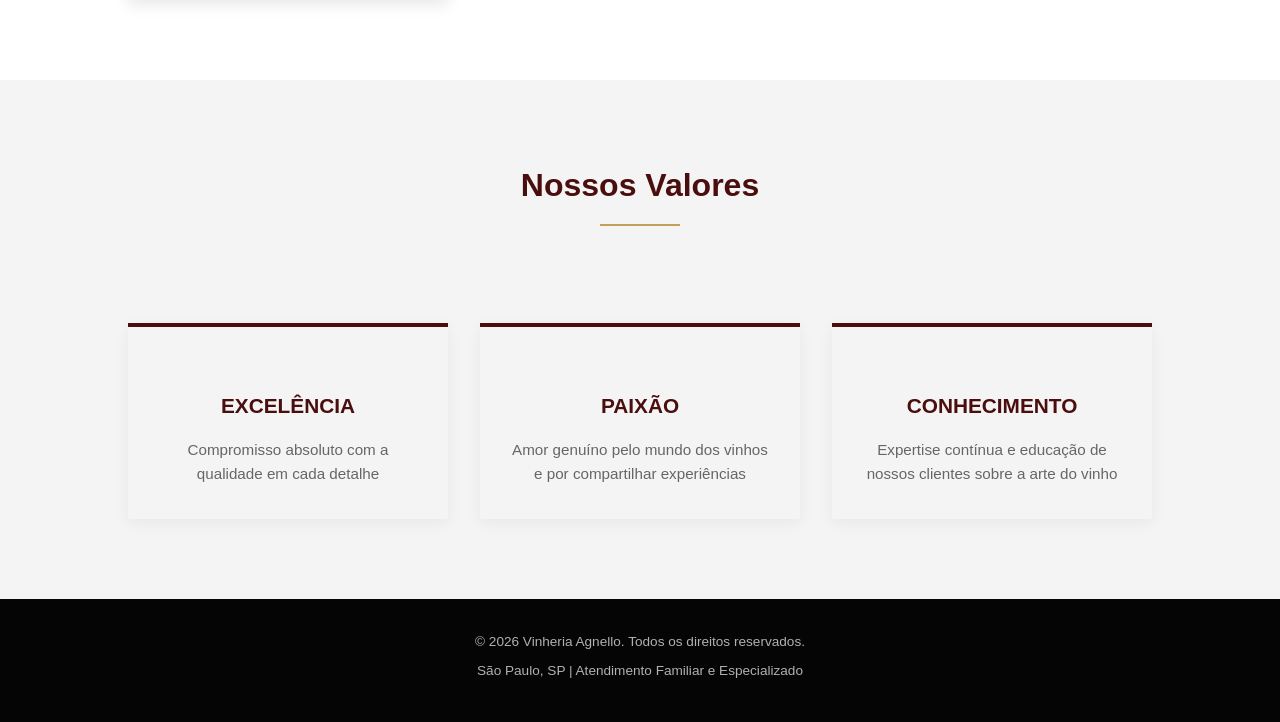
<file: src/pages/historia.html>
<!DOCTYPE html>
<html lang="pt-br">
<head>
    <meta charset="UTF-8">
    <meta name="viewport" content="width=device-width, initial-scale=1.0">
    <link rel="stylesheet" href="../css/style.css">
    <link rel="stylesheet" href="../css/efeitos.css">
    <title>Vinharia Agnello - Nossa História</title>
</head>
<body>
    <header>
        <nav class="navbar">
            <div class="logo">
                <img src="../assets/imgs/logoagnello01.png" alt="Agnello">
                Vinharia Agnello
            </div>
            <ul class="nav-links">
                <li><a href="../../index.html">Home</a></li>
                <li><a href="historia.html" class="active">História</a></li>
                <li><a href="produtos.html">Produtos</a></li>
                <li><a href="equipe.html">Equipe</a></li>
                <li><a href="contato.html">Contato</a></li>               
            </ul>
        </nav>
    </header>

    <main class="princ-h">
        <section class="intro-historia">
            <h1>Nossa Jornada</h1>
            <p>Conheça a história de dedicação, paixão e conhecimento que moldou a Vinharia Agnello</p>
        </section>

        <section class="historia-cards">
            <div class="card-historia">
                <div class="card-numero">Início</div>
                <h3>Mais de 15 Anos de Tradição</h3>
                <p>
                    A Vinheria Agnello nasceu em São Paulo com um propósito claro: levar excelência e conhecimento genuíno sobre vinhos 
                    aos apreciadores da região. Uma empresa familiar dirigida pelo proprietário Giulio, com dedicação ao atendimento 
                    especializado e personalizado que faz toda a diferença.
                </p>
            </div>

            <div class="card-historia">
                <div class="card-numero">Diferencial</div>
                <h3>Conhecimento Especializado</h3>
                <p>
                    Nosso time de vendedores e proprietários são profundos conhecedores do mundo dos vinhos. Muito além de simplesmente vender, 
                    oferecemos consultoria completa: orientações sobre uvas, regiões, vinícolas, técnicas de armazenagem e harmonizações 
                    ideais para cada ocasião e paladar.
                </p>
            </div>

            <div class="card-historia">
                <div class="card-numero">Cuidado</div>
                <h3>Armazenagem Controlada</h3>
                <p>
                    Entendemos que a qualidade do vinho é sagrada. Investimos em infraestrutura especial de armazenagem, controlando 
                    luz, temperatura e vibração para garantir que cada garrafa chegue ao cliente com suas características originais 
                    preservadas - assim como saiu da vinícola.
                </p>
            </div>

            <div class="card-historia">
                <div class="card-numero">Evolução</div>
                <h3>Nova Era Digital</h3>
                <p>
                    Até recentemente, acreditávamos que a experiência de compra virtual não poderia replicar o atendimento pessoal que oferecemos. 
                    Mas reconhecemos a mudança dos tempos e decidimos abraçar o e-commerce, trazendo o mesmo conhecimento especializado e 
                    cuidado para o mundo digital - porque nosso compromisso com você permanece o mesmo.
                </p>
            </div>
        </section>

        <section class="valores">
            <h2>Nossos Valores</h2>
            <div class="grid-valores">
                <div class="valor-card">
                    <h3>Excelência</h3>
                    <p>Compromisso absoluto com a qualidade em cada detalhe</p>
                </div>
                <div class="valor-card">
                    <h3>Paixão</h3>
                    <p>Amor genuíno pelo mundo dos vinhos e por compartilhar experiências</p>
                </div>
                <div class="valor-card">
                    <h3>Conhecimento</h3>
                    <p>Expertise contínua e educação de nossos clientes sobre a arte do vinho</p>
                </div>
            </div>
        </section>
    </main>

    <footer>
        <p>&copy; 2026 Vinheria Agnello. Todos os direitos reservados.</p>
        <p>São Paulo, SP | Atendimento Familiar e Especializado</p>
    </footer>
</body>
</html>
</file>
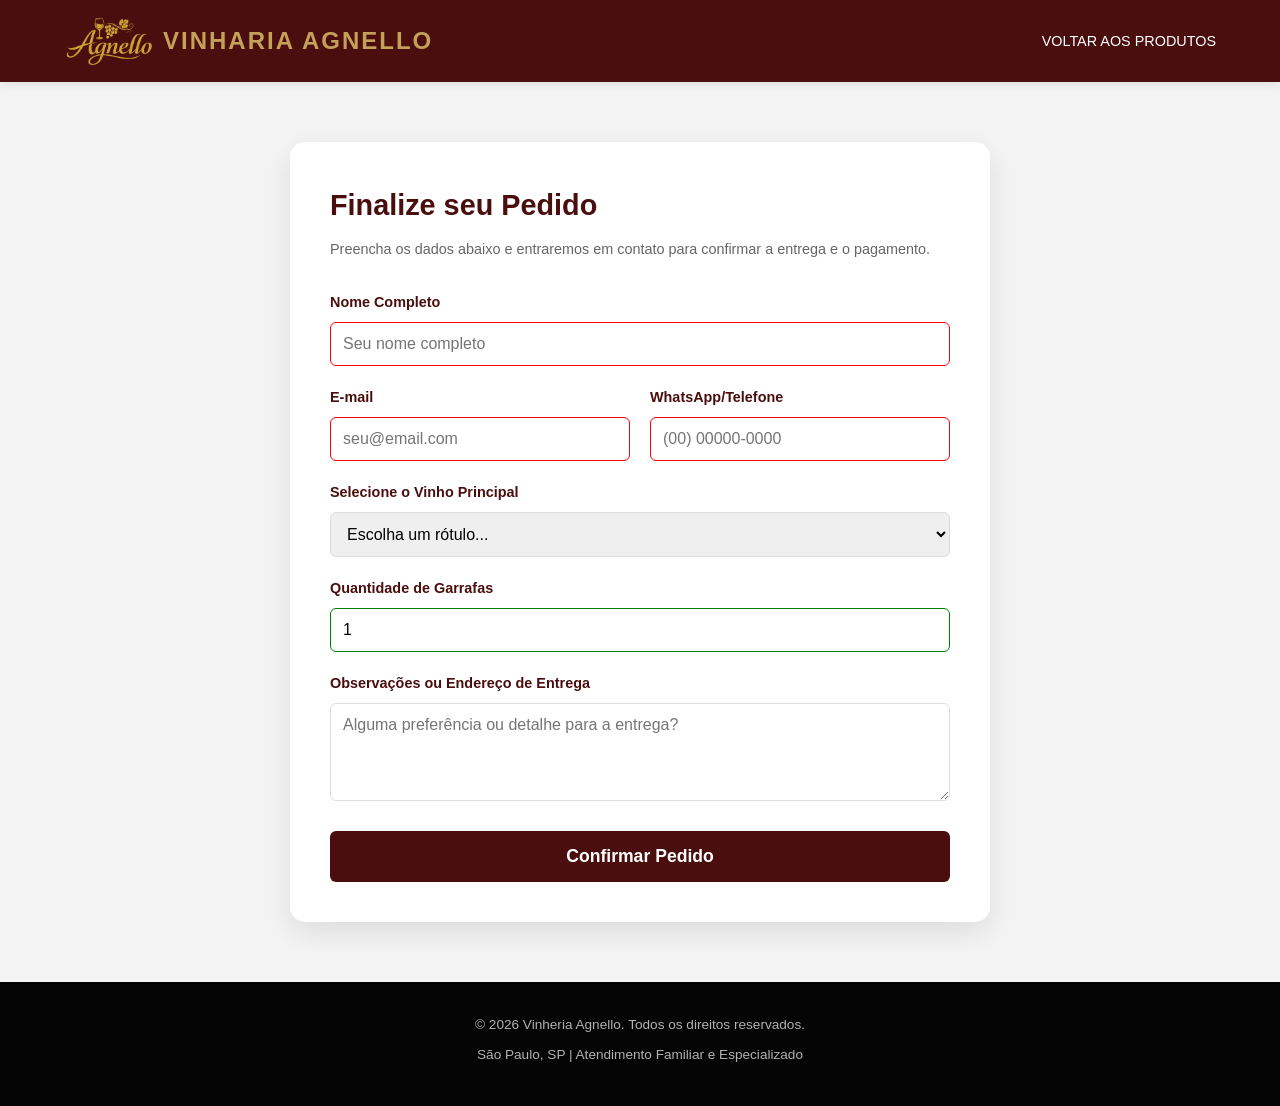
<file: src/pages/pedido.html>
<!DOCTYPE html>
<html lang="pt-br">
<head>
    <meta charset="UTF-8">
    <meta name="viewport" content="width=device-width, initial-scale=1.0">
    <meta name="description" content="Faça seu pedido de forma rápida e segura na Vinheria Agnello. Escolha seus vinhos favoritos e receba com praticidade em sua casa.">
    <meta name="keywords" content="pedido de vinhos, comprar vinho online, vinheria agnello pedido, delivery de vinhos, loja de vinhos online">
    <link rel="stylesheet" href="../css/style.css">
    <link rel="stylesheet" href="../css/efeitos.css">
    <title>Fazer Pedido - Vinharia Agnello</title>
</head>
<body>
    <header>
        <nav class="navbar">
            <div class="logo">
                <img src="../assets/imgs/logoagnello01.png" alt="Agnello">
                Vinharia Agnello
            </div>
            <ul class="nav-links">
                <li><a href="produtos.html">Voltar aos Produtos</a></li>
            </ul>
        </nav>
    </header>

    <main class="container-pedido">
        <section class="form-card">
            <h2>Finalize seu Pedido</h2>
            <p>Preencha os dados abaixo e entraremos em contato para confirmar a entrega e o pagamento.</p>

            <form action="#" method="POST">
                <div class="form-group">
                    <label for="nome">Nome Completo</label>
                    <input type="text" id="nome" name="nome" placeholder="Seu nome completo" required>
                </div>

                <div class="form-row">
                    <div class="form-group">
                        <label for="email">E-mail</label>
                        <input type="email" id="email" name="email" placeholder="seu@email.com" required>
                    </div>
                    <div class="form-group">
                        <label for="whatsapp">WhatsApp/Telefone</label>
                        <input type="tel" id="whatsapp" name="whatsapp" placeholder="(00) 00000-0000" required>
                    </div>
                </div>

                <div class="form-group">
                    <label for="vinho">Selecione o Vinho Principal</label>
                    <select id="vinho" name="vinho" required>
                        <option value="" disabled selected>Escolha um rótulo...</option>
                        <option value="casillero">Casillero del Diablo Reserva</option>
                        <option value="catena">Catena Zapata Malbec Argentino</option>
                        <option value="periquita">Periquita Reserva</option>
                        <option value="whispering">Whispering Angel Rosé</option>
                        <option value="veuve">Veuve Clicquot Ponsardin</option>
                        <option value="peramanca">Pêra-Manca Branco</option>
                        <option value="biondisanti">Brunello di Montalcino Biondi-Santi</option>
                        <option value="cloudybay">Cloudy Bay Sauvignon Blanc</option>
                        <option value="miolo">Miolo Lote 43</option>
                        <option value="angelica">Angelica Zapata Chardonnay</option>
                        <option value="crasto">Quinta do Crasto Reserva</option>
                        <option value="donmelchor">Don Melchor Cabernet Sauvignon</option>
                    </select>
                </div>

                <div class="form-group">
                    <label for="quantidade">Quantidade de Garrafas</label>
                    <input type="number" id="quantidade" name="quantidade" min="1" value="1" required>
                </div>

                <div class="form-group">
                    <label for="mensagem">Observações ou Endereço de Entrega</label>
                    <textarea id="mensagem" name="mensagem" rows="4" placeholder="Alguma preferência ou detalhe para a entrega?"></textarea>
                </div>

                <button type="submit" class="btn-enviar">Confirmar Pedido</button>
            </form>
        </section>
    </main>

    <footer>
        <p>&copy; 2026 Vinheria Agnello. Todos os direitos reservados.</p>
        <p>São Paulo, SP | Atendimento Familiar e Especializado</p>
    </footer>
</body>
</html>
</file>
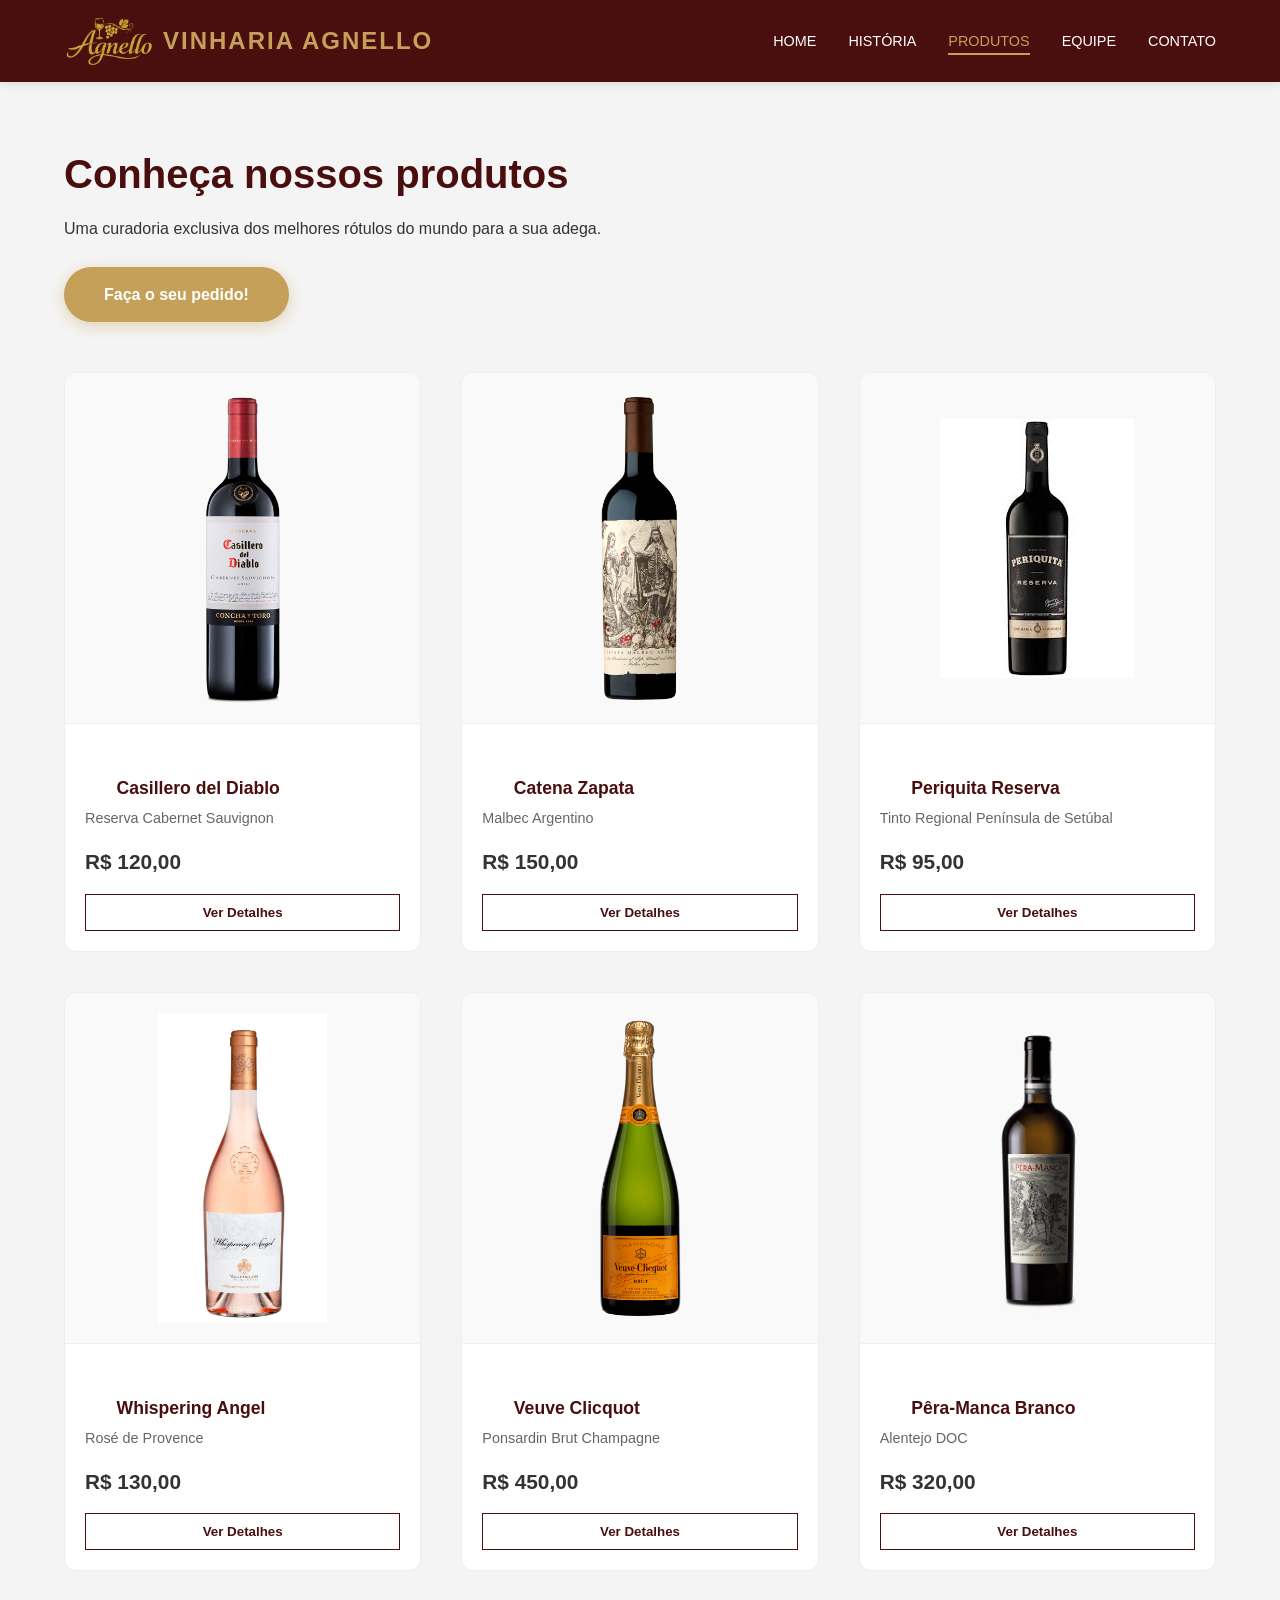
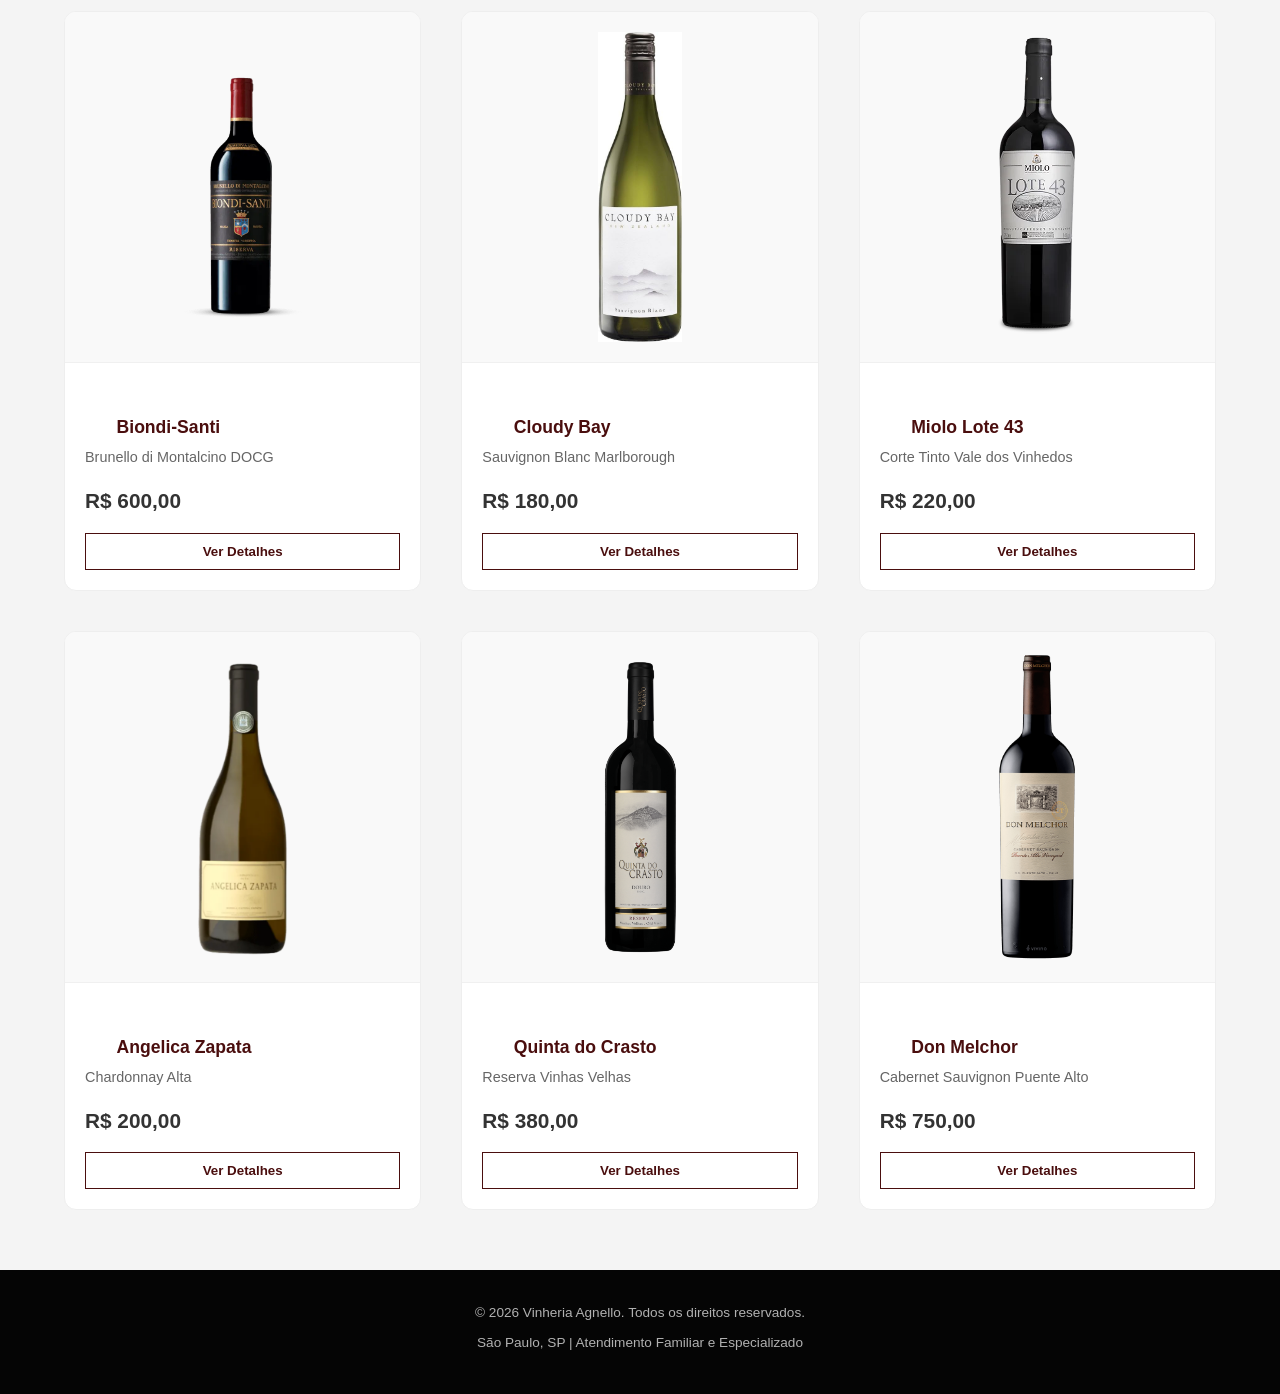
<file: src/pages/produtos.html>
<!DOCTYPE html>
<html lang="pt-br">
<head>
    <meta charset="UTF-8">
    <meta name="viewport" content="width=device-width, initial-scale=1.0">
    <meta name="description" content="Explore nossa seleção de vinhos tintos, brancos, rosés e espumantes na Vinheria Agnello. Rótulos exclusivos para todos os gostos e ocasiões.">
    <meta name="keywords" content="vinhos, catálogo de vinhos, vinhos tintos, vinhos brancos, rosé, espumante, comprar vinhos, vinheria agnello">
    <link rel="stylesheet" href="../css/style.css">
    <link rel="stylesheet" href="../css/efeitos.css">
    <title>Produtos - Vinheria Agnello</title>
</head>
<body>
    <header>
        <nav class="navbar">
        <div class="logo">
                <img src="../assets/imgs/logoagnello01.png" alt="Agnello" class="logo-img">
                Vinharia Agnello
            </div>
            <ul class="nav-links">
                <li><a href="../../index.html">Home</a></li>
                <li><a href="historia.html">História</a></li>
                <li><a href="produtos.html" class="active">Produtos</a></li>
                <li><a href="equipe.html">Equipe</a></li>
                <li><a href="contato.html">Contato</a></li>
            </ul>
        </nav>
    </header>

    <main class="princ">
        <section class="intro">
            <h2>Conheça nossos produtos</h2>
            <p>Uma curadoria exclusiva dos melhores rótulos do mundo para a sua adega.</p>
            <a href="pedido.html" class="btn-pedido">Faça o seu pedido!</a>
        </section>

        <section class="produtos">
            <article class="card-produto">
                <div class="img-container">
                    <img src="../assets/imgs/produtos/Casillero.png" alt="Casillero del Diablo Cabernet Sauvignon">
                </div>
                <div class="card-info">
                    <h3>Casillero del Diablo</h3>
                    <p>Reserva Cabernet Sauvignon</p>
                    <span class="preco">R$ 120,00</span>
                    <a href="harmonizacao.html#vinho1"><button class="btn-detalhes">Ver Detalhes</button></a>
                </div>
            </article>

            <article class="card-produto">
                <div class="img-container">
                    <img src="../assets/imgs/produtos/Catena.png" alt="Catena Zapata Malbec Argentino">
                </div>
                <div class="card-info">
                    <h3>Catena Zapata</h3>
                    <p>Malbec Argentino</p>
                    <span class="preco">R$ 150,00</span>
                    <a href="harmonizacao.html#vinho2"><button class="btn-detalhes">Ver Detalhes</button></a>
                </div>
            </article>

            <article class="card-produto">
                <div class="img-container">
                    <img src="../assets/imgs/produtos/Periquita Reserva.jpg" alt="Periquita Reserva">
                </div>
                <div class="card-info">
                    <h3>Periquita Reserva</h3>
                    <p>Tinto Regional Península de Setúbal</p>
                    <span class="preco">R$ 95,00</span>
                    <a href="harmonizacao.html#vinho3"><button class="btn-detalhes">Ver Detalhes</button></a>
                </div>
            </article>

            <article class="card-produto">
                <div class="img-container">
                    <img src="../assets/imgs/produtos/Whispering Angel Rosé.jpg" alt="Whispering Angel Rosé">
                </div>
                <div class="card-info">
                    <h3>Whispering Angel</h3>
                    <p>Rosé de Provence</p>
                    <span class="preco">R$ 130,00</span>
                    <a href="harmonizacao.html#vinho4"><button class="btn-detalhes">Ver Detalhes</button></a>
                </div>
            </article>

            <article class="card-produto">
                <div class="img-container">
                    <img src="../assets/imgs/produtos/Veuve Clicquot Ponsardin Brut.png" alt="Veuve Clicquot Ponsardin Brut">
                </div>
                <div class="card-info">
                    <h3>Veuve Clicquot</h3>
                    <p>Ponsardin Brut Champagne</p>
                    <span class="preco">R$ 450,00</span>
                    <a href="harmonizacao.html#vinho5"><button class="btn-detalhes">Ver Detalhes</button></a>
                </div>
            </article>

            <article class="card-produto">
                <div class="img-container">
                    <img src="../assets/imgs/produtos/Pêra-Manca Branco.webp" alt="Pêra-Manca Branco">
                </div>
                <div class="card-info">
                    <h3>Pêra-Manca Branco</h3>
                    <p>Alentejo DOC</p>
                    <span class="preco">R$ 320,00</span>
                    <a href="harmonizacao.html#vinho6"><button class="btn-detalhes">Ver Detalhes</button></a>
                </div>
            </article>

            <article class="card-produto">
                <div class="img-container">
                    <img src="../assets/imgs/produtos/Brunello di Montalcino Biondi-Santi.webp" alt="Brunello di Montalcino Biondi-Santi">
                </div>
                <div class="card-info">
                    <h3>Biondi-Santi</h3>
                    <p>Brunello di Montalcino DOCG</p>
                    <span class="preco">R$ 600,00</span>
                    <a href="harmonizacao.html#vinho7"><button class="btn-detalhes">Ver Detalhes</button></a>
                </div>
            </article>

            <article class="card-produto">
                <div class="img-container">
                    <img src="../assets/imgs/produtos/Cloudy Bay Sauvignon Blanc.jpg" alt="Cloudy Bay Sauvignon Blanc">
                </div>
                <div class="card-info">
                    <h3>Cloudy Bay</h3>
                    <p>Sauvignon Blanc Marlborough</p>
                    <span class="preco">R$ 180,00</span>
                    <a href="harmonizacao.html#vinho8"><button class="btn-detalhes">Ver Detalhes</button></a>
                </div>
            </article>

            <article class="card-produto">
                <div class="img-container">
                    <img src="../assets/imgs/produtos/Miolo Lote 43.webp" alt="Miolo Lote 43">
                </div>
                <div class="card-info">
                    <h3>Miolo Lote 43</h3>
                    <p>Corte Tinto Vale dos Vinhedos</p>
                    <span class="preco">R$ 220,00</span>
                    <a href="harmonizacao.html#vinho9"><button class="btn-detalhes">Ver Detalhes</button></a>
                </div>
            </article>

            <article class="card-produto">
                <div class="img-container">
                    <img src="../assets/imgs/produtos/Angelica Zapata Chardonnay.webp" alt="Angelica Zapata Chardonnay">
                </div>
                <div class="card-info">
                    <h3>Angelica Zapata</h3>
                    <p>Chardonnay Alta</p>
                    <span class="preco">R$ 200,00</span>
                    <a href="harmonizacao.html#vinho10"><button class="btn-detalhes">Ver Detalhes</button></a>
                </div>
            </article>

            <article class="card-produto">
                <div class="img-container">
                    <img src="../assets/imgs/produtos/Quinta do Crasto Reserva Vinhas Velhas.png" alt="Quinta do Crasto Reserva Vinhas Velhas">
                </div>
                <div class="card-info">
                    <h3>Quinta do Crasto</h3>
                    <p>Reserva Vinhas Velhas</p>
                    <span class="preco">R$ 380,00</span>
                    <a href="harmonizacao.html#vinho11"><button class="btn-detalhes">Ver Detalhes</button></a>
                </div>
            </article>

            <article class="card-produto">
                <div class="img-container">
                    <img src="../assets/imgs/produtos/Don Melchor Cabernet Sauvignon.png" alt="Don Melchor Cabernet Sauvignon">
                </div>
                <div class="card-info">
                    <h3>Don Melchor</h3>
                    <p>Cabernet Sauvignon Puente Alto</p>
                    <span class="preco">R$ 750,00</span>
                    <a href="harmonizacao.html#vinho12"><button class="btn-detalhes">Ver Detalhes</button></a>
                </div>
            </article>
        </section>
    </main>

    <footer>
        <p>&copy; 2026 Vinheria Agnello. Todos os direitos reservados.</p>
        <p>São Paulo, SP | Atendimento Familiar e Especializado</p>
    </footer>
</body>
</html>
</file>
<file: src/css/style.css>
* {
    margin: 0;
    padding: 0;
    box-sizing: border-box;
    font-family: 'Segoe UI', Verdana, sans-serif;
}

:root {
    --cor-vinho: #4A0E0E;
    --cor-dourado: #C5A059;
    --cor-fundo: #FDFDFD;
    --cor-texto: #333333;
    --cor-texto-claro: #FFFFFF;
}

body {
    background-color: var(--cor-fundo);
    color: var(--cor-texto);
    line-height: 1.6;
}

.logo {
    display: flex;
    align-items: center;
    gap: 10px;
}

.logo img {
    height: 50px;
    width: auto;
}

.navbar {
    background-color: var(--cor-vinho);
    padding: 1rem 5%;
    display: flex;
    justify-content: space-between;
    align-items: center;
    position: sticky;
    top: 0;
    z-index: 1000;
    box-shadow: 0 2px 10px rgba(0,0,0,0.1);
}

.navbar .logo {
    color: var(--cor-dourado);
    font-size: 1.5rem;
    font-weight: bold;
    text-transform: uppercase;
    letter-spacing: 2px;
}

.nav-links {
    list-style: none;
    display: flex;
}

.nav-links li {
    margin-left: 2rem;
}

.nav-links a {
    color: var(--cor-texto-claro);
    text-decoration: none;
    font-size: 0.9rem;
    text-transform: uppercase;
    transition: color 0.3s;
}

.nav-links a:hover {
    color: var(--cor-dourado);
}

.nav-links a.active {
    color: var(--cor-dourado);
}

.hero {
    height: 80vh;
    background-color: #222;
    background-image: linear-gradient(rgba(0,0,0,0.6), rgba(0,0,0,0.6)), url('../assets/imgs/vinhobanner.jpg');
    background-size: cover;
    background-position: center;
    display: flex;
    flex-direction: column;
    justify-content: center;
    align-items: center;
    text-align: center;
    color: var(--cor-texto-claro);
    padding: 0 1rem;
}

.hero-logo {
    width: 400px;
    max-width: 90%;
    margin-bottom: 1rem;
}

.hero p {
    font-size: 1.2rem;
    max-width: 600px;
    font-style: italic;
}

.section-padding {
    padding: 5rem 10%;
}

.sobre {
    text-align: center;
    background-color: #fff;
}

.sobre h2 {
    color: var(--cor-vinho);
    margin-bottom: 2rem;
    font-size: 2rem;
    position: relative;
    padding-bottom: 10px;
}

.sobre h2::after {
    content: '';
    width: 50px;
    height: 2px;
    background-color: var(--cor-dourado);
    position: absolute;
    bottom: 0;
    left: 50%;
    transform: translateX(-50%);
}

.sobre p {
    max-width: 800px;
    margin: 0 auto;
    font-size: 1.1rem;
}

/* sessao pós banner */
.diferenciais {
    background-color: #f4f4f4;
}

.diferenciais h2 {
    text-align: center;
    color: var(--cor-vinho);
    margin-bottom: 2rem;
}

.grid-diferenciais {
    display: grid;
    grid-template-columns: repeat(auto-fit, minmax(250px, 1fr));
    gap: 2rem;
    margin-top: 3rem;
}

.card {
    background-color: var(--cor-fundo);
    padding: 2rem;
    text-align: center;
    border-top: 4px solid var(--cor-vinho);
    box-shadow: 0 4px 15px rgba(0,0,0,0.05);
}

.card h3 {
    color: var(--cor-vinho);
    margin-bottom: 1rem;
    font-size: 1.3rem;
}

.card p {
    font-size: 0.95rem;
}

/* botao de acao (ChaDeAcao) */
.cta {
    color: var(--cor-texto-claro);
    text-align: center;
    padding: 6rem 10%;

    background-image: url('../assets/imgs/testebanner2.png');
    background-size: cover;
    background-position: center;
}

.cta h2 {
    margin-bottom: 2.5rem;
    font-size: 2.5rem;
    padding-top: 1.5rem;
}

.cta p {
    margin-bottom: 2rem;
}

.btn-cta {
    display: inline-block;
    padding: 1rem 2.8rem;
    background-color: var(--cor-dourado);
    color: var(--cor-vinho);
    text-decoration: none;
    font-weight: bold;
    text-transform: uppercase;
    letter-spacing: 1.5px;
    border-radius: 4px;
    box-shadow: 0 4px 12px rgba(0,0,0,0.15);
    transition: 0.3s;
}
.btn-cta:hover {
    background-color: #e0bc74;
    box-shadow: 0 6px 16px rgba(0,0,0,0.2);
}

/* footer */
footer {
    background-color: #050505;
    color: #b1b1b1;
    text-align: center;
    padding: 2rem;
    font-size: 0.85rem;
}

footer p {
    margin-bottom: 0.5rem;
}


/* --------Produtos---------- */
/* Ajuste na seção principal para dar respiro */
.princ {
    padding: 60px 5%;
    background-color: var(--cor-fundo);
}

.intro h2 {
    font-size: 2.5rem;
    color: var(--cor-vinho);
    margin-bottom: 10px;
}

/* Botão Principal com efeito de pulso */
.btn-pedido {
    display: inline-block;
    margin: 25px 0 50px;
    padding: 15px 40px;
    background-color: var(--cor-dourado);
    color: white;
    text-decoration: none;
    border-radius: 50px;
    font-weight: bold;
    box-shadow: 0 4px 15px rgba(197, 160, 89, 0.4);
}



/* Grid de produtos corrigido */
.produtos {
    display: grid;
    grid-template-columns: repeat(auto-fit, minmax(280px, 1fr));
    gap: 40px;
    width: 100%;
    max-width: 1300px;
}

/* Card Estilizado */
.card-produto {
    background: white;
    border-radius: 12px;
    overflow: hidden;
    position: relative;
    border: 1px solid #eee;
    transition: all 0.4s cubic-bezier(0.175, 0.885, 0.32, 1.275);
    display: flex;
    flex-direction: column;
}

.card-produto:hover {
    transform: translateY(-10px);
    box-shadow: 0 20px 40px rgba(0,0,0,0.1);
}

/* Container de Imagem para padronizar tamanhos */
.img-container {
    height: 350px;
    padding: 20px;
    display: flex;
    align-items: center;
    justify-content: center;
    background: #f9f9f9;
}

.img-container img {
    max-height: 100%;
    width: auto;
    object-fit: contain;
    transition: transform 0.5s ease;
}



/* Informações do Produto */
.card-info {
    padding: 20px;
    border-top: 1px solid #f0f0f0;
}

.card-info h3 {
    font-size: 1.1rem;
    color: var(--cor-vinho);
    margin-bottom: 5px;
}

.card-info p {
    font-size: 0.9rem;
    color: #666;
    margin-bottom: 15px;
}

.preco {
    display: block;
    font-size: 1.4rem;
    font-weight: bold;
    color: var(--cor-texto);
    margin-bottom: 15px;
}

.btn-detalhes {
    width: 100%;
    padding: 10px;
    border: 1px solid var(--cor-vinho);
    background: transparent;
    color: var(--cor-vinho);
    font-weight: bold;
    cursor: pointer;
    transition: 0.3s;
}

.btn-detalhes:hover {
    background: var(--cor-vinho);
    color: white;
}

footer {
    background-color: #050505;
    color: #b1b1b1;
    text-align: center;
    padding: 2rem;
    font-size: 0.85rem;
}

footer p {
    margin-bottom: 0.5rem;
}


/* --------Produtos---------- */
/* Importa as cores que você já definiu no produtos.css */
:root {
    --cor-vinho: #4A0E0E;
    --cor-dourado: #C5A059;
    --cor-fundo: #f4f4f4;
}

.container-pedido {
    display: flex;
    justify-content: center;
    align-items: center;
    padding: 60px 20px;
    background-color: var(--cor-fundo);
    min-height: calc(100vh - 150px);
}

.form-card {
    background: white;
    padding: 40px;
    border-radius: 15px;
    box-shadow: 0 10px 30px rgba(0,0,0,0.1);
    max-width: 700px;
    width: 100%;
}

.form-card h2 {
    color: var(--cor-vinho);
    margin-bottom: 10px;
    font-size: 1.8rem;
}

.form-card p {
    color: #666;
    margin-bottom: 30px;
    font-size: 0.9rem;
}

.form-group {
    margin-bottom: 20px;
    display: flex;
    flex-direction: column;
    text-align: left;
}

.form-row {
    display: grid;
    grid-template-columns: 1fr 1fr;
    gap: 20px;
}

label {
    font-weight: bold;
    margin-bottom: 8px;
    color: var(--cor-vinho);
    font-size: 0.9rem;
}

input, select, textarea {
    padding: 12px;
    border: 1px solid #ddd;
    border-radius: 6px;
    font-size: 1rem;
    transition: border-color 0.3s;
}

input:focus, select:focus, textarea:focus {
    outline: none;
    border-color: var(--cor-dourado);
    box-shadow: 0 0 5px rgba(197, 160, 89, 0.2);
}

.btn-enviar {
    width: 100%;
    padding: 15px;
    background-color: var(--cor-vinho);
    color: white;
    border: none;
    border-radius: 6px;
    font-size: 1.1rem;
    font-weight: bold;
    cursor: pointer;
    transition: background 0.3s;
    margin-top: 10px;
}

.btn-enviar:hover {
    background-color: #2e0808;
}




footer {
    background-color: #050505;
    color: #b1b1b1;
    text-align: center;
    padding: 2rem;
    font-size: 0.85rem;
}

footer p {
    margin-bottom: 0.5rem;
}


/* -----Historia------- */
/* Main Content */
.princ-h {
    padding: 0;
}

/* Intro Historia */
.intro-historia {
    background: linear-gradient(rgba(74, 14, 14, 0.8), rgba(74, 14, 14, 0.8)), url('../assets/imgs/vinhobanner.jpg');
    background-size: cover;
    background-position: center;
    padding: 6rem 10%;
    text-align: center;
    color: var(--cor-texto-claro);
}

.intro-historia h1 {
    font-size: 3rem;
    margin-bottom: 1rem;
    text-transform: uppercase;
    letter-spacing: 3px;
}

.intro-historia p {
    font-size: 1.2rem;
    font-style: italic;
    max-width: 600px;
    margin: 0 auto;
}

/* Historia Cards */
.historia-cards {
    padding: 5rem 10%;
    display: grid;
    grid-template-columns: repeat(auto-fit, minmax(280px, 1fr));
    gap: 2rem;
    background-color: #fff;
}

.card-historia {
    background-color: var(--cor-fundo);
    padding: 2rem;
    border-left: 5px solid var(--cor-dourado);
    box-shadow: 0 4px 15px rgba(0,0,0,0.1);
    transition: transform 0.3s ease, box-shadow 0.3s ease;
    position: relative;
}

.card-historia:hover {
    transform: translateY(-5px);
    box-shadow: 0 6px 20px rgba(0,0,0,0.15);
}

.card-numero {
    display: inline-block;
    background-color: var(--cor-vinho);
    color: var(--cor-dourado);
    padding: 0.5rem 1rem;
    border-radius: 50%;
    font-weight: bold;
    font-size: 1.3rem;
    margin-bottom: 1rem;
    min-width: 70px;
    text-align: center;
}

.card-historia h3 {
    color: var(--cor-vinho);
    margin-bottom: 1rem;
    font-size: 1.5rem;
    text-transform: uppercase;
    letter-spacing: 1px;
}

.card-historia p {
    color: #666;
    font-size: 0.95rem;
    line-height: 1.7;
}

/* Valores Section */
.valores {
    background-color: #f4f4f4;
    padding: 5rem 10%;
    text-align: center;
}

.valores h2 {
    color: var(--cor-vinho);
    margin-bottom: 3rem;
    font-size: 2rem;
    position: relative;
    display: inline-block;
    width: 100%;
}

.valores h2::after {
    content: '';
    width: 80px;
    height: 2px;
    background-color: var(--cor-dourado);
    position: absolute;
    bottom: -15px;
    left: 50%;
    transform: translateX(-50%);
}

.grid-valores {
    display: grid;
    grid-template-columns: repeat(auto-fit, minmax(250px, 1fr));
    gap: 2rem;
    margin-top: 4rem;
}

.valor-card {
    background-color: var(--cor-fundo);
    padding: 2rem;
    border-top: 4px solid var(--cor-vinho);
    box-shadow: 0 4px 15px rgba(0,0,0,0.05);
    transition: transform 0.3s ease;
}

.valor-card:hover {
    transform: translateY(-5px);
}

.valor-card h3 {
    color: var(--cor-vinho);
    margin-bottom: 1rem;
    font-size: 1.3rem;
    text-transform: uppercase;
}

.valor-card p {
    color: #666;
    font-size: 0.95rem;
}

/* Footer */
footer {
    background-color: #050505;
    color: #b1b1b1;
    text-align: center;
    padding: 2rem;
    font-size: 0.85rem;
}

footer p {
    margin-bottom: 0.5rem;
}

/* Responsivo */
@media (max-width: 768px) {
    .intro-historia h1 {
        font-size: 2rem;
    }

    .intro-historia {
        padding: 3rem 5%;
    }

    .historia-cards {
        padding: 3rem 5%;
    }

    .navbar {
        flex-direction: column;
        gap: 1rem;
    }

    .nav-links {
        flex-direction: column;
        gap: 1rem;
        text-align: center;
    }

    .nav-links li {
        margin-left: 0;
    }

    .valores {
        padding: 3rem 5%;
    }
}
/* --------Harmonização-------- */
/* LINHAS DE VINHOS - FLEXBOX BÁSICO */
.vinho-linha {
    display: flex;
    align-items: center;
    padding: 40px 5%;
    width: 100%;
}

/* CLARO: Foto Esquerda, Texto Meio, Botão Direita */
.vinho-linha.claro {
    background-color: var(--cor-branco);
    color: black;
    flex-direction: row; 
}

/* ESCURO: Foto Direita, Texto Meio, Botão Esquerda (Inverte tudo) */
.vinho-linha.escuro {
    background-color: var(--cor-vinho);
    color: white;
    flex-direction: row-reverse; 
}

.vinho-linha.escuro h3 {
    color: #FFFFFF;
}
.foto-vinho {
    width: 200px;
    height: 250px;
    object-fit: contain;
}

.descricao-vinho {
    flex: 1;
    padding: 0 40px;
    text-align: center;
}

.preco-botao {
    width: 200px;
    display: flex;
    flex-direction: column;
    align-items: center;
    gap: 10px;
}

.preco {
    font-size: 1.3rem;
    font-weight: bold;
}

.vinho-linha.claro .preco {
    color: #1a1a1a;
}

.vinho-linha.escuro .preco {
    color: #FFFFFF;
}

/* BOTÕES - Estilo básico para aparecerem bem */
.botao {
    padding: 12px 25px;
    border: none;
    cursor: pointer;
    font-weight: bold;
    text-transform: uppercase;
    transition: 0.3s;
}

/* Cor do botão quando o fundo é branco */
.vinho-linha.claro .botao {
    background-color: var(--cor-vinho);
    color: white;
}

/* Cor do botão quando o fundo é vinho (Dourado para destacar!) */
.vinho-linha.escuro .botao {
    background-color: var(--cor-dourado);
    color: var(--cor-vinho);
}

.botao:hover {
    filter: brightness(1.2);
}


/* ------Equipe ------ */
table {
    width: 100%;
    margin-top: 20px;
    border-radius: 8px;
    overflow: hidden;
    box-shadow: 0 4px 10px rgba(0,0,0,0.1);
    border: none;
}

th {
    background-color: var(--cor-vinho);
    color: var(--cor-dourado);
    padding: 15px;
    text-transform: uppercase;
    font-size: 0.9rem;
}

td {
    padding: 12px;
    border-bottom: 1px solid #ddd;
    color: #333;
    background-color: #fff;
}

tr:hover td {
    background-color: #f9f4f4;
}
/* ---------Contato--------- */
/* ================= INFORMAÇÕES DE CONTATO ================= */
.info-contato {
    display: flex;
    justify-content: center;
    align-items: center;
    gap: 40px;
    padding: 50px 20px;
    background-color: white;
    flex-wrap: wrap;
}

.info-texto {
    max-width: 500px;
}

.info-texto h2 {
    color: var(--cor-vinho);
    margin-bottom: 15px;
}

.info-texto p {
    color: #444;
    line-height: 1.6;
    margin-bottom: 15px;
}

.info-video {
    flex: 1;
    min-width: 300px; /* Garante que não fique pequeno demais em telas menores */
    max-width: 560px;
    border-radius: 10px;
    overflow: hidden; /* Faz as bordas do iframe ficarem arredondadas */
    box-shadow: 0 10px 20px rgba(0,0,0,0.2);
}

/* ================= FORMULÁRIO (Baseado no seu código) ================= */
.container-pedido {
    display: flex;
    justify-content: center;
    align-items: center;
    padding: 60px 20px;
    background-color: var(--cor-fundo);
    min-height: calc(100vh - 150px);
}

.form-card {
    background: white;
    padding: 40px;
    border-radius: 15px;
    box-shadow: 0 10px 30px rgba(0,0,0,0.1);
    max-width: 700px;
    width: 100%;
}

.form-card h2 {
    color: var(--cor-vinho);
    margin-bottom: 10px;
    font-size: 1.8rem;
}

.form-card p {
    color: #666;
    margin-bottom: 30px;
    font-size: 0.9rem;
}

.form-group {
    margin-bottom: 20px;
    display: flex;
    flex-direction: column;
    text-align: left;
}

.form-row {
    display: grid;
    grid-template-columns: 1fr 1fr;
    gap: 20px;
}

label {
    font-weight: bold;
    margin-bottom: 8px;
    color: var(--cor-vinho);
    font-size: 0.9rem;
}

input, select, textarea {
    padding: 12px;
    border: 1px solid #ddd;
    border-radius: 6px;
    font-size: 1rem;
    transition: border-color 0.3s;
}

input:focus, select:focus, textarea:focus {
    outline: none;
    border-color: var(--cor-dourado);
    box-shadow: 0 0 5px rgba(197, 160, 89, 0.2);
}

.btn-enviar {
    width: 100%;
    padding: 15px;
    background-color: var(--cor-vinho);
    color: white;
    border: none;
    border-radius: 6px;
    font-size: 1.1rem;
    font-weight: bold;
    cursor: pointer;
    transition: background 0.3s;
    margin-top: 10px;
}

.btn-enviar:hover {
    background-color: #2e0808;
}

/* ================= FOOTER ================= */
footer {
    background-color: #050505;
    color: #b1b1b1;
    text-align: center;
    padding: 2rem;
    font-size: 0.85rem;
}

footer p {
    margin-bottom: 0.5rem;
}


/* ================= EQUIPE EM FORMATO DE CARDS (SEM MEXER NO HTML) ================= */

.tabela-funcionarios {
    padding: 60px 10%;
}

/* Esconde o cabeçalho da tabela (não precisamos visualmente) */
.tabela-funcionarios thead {
    display: none;
}

/* A tabela vira um grid */
.tabela-funcionarios table {
    display: grid;
    grid-template-columns: repeat(auto-fit, minmax(280px, 1fr));
    gap: 30px;
    box-shadow: none;
    background: transparent;
}

/* Cada TR vira um card */
.tabela-funcionarios tr {
    display: flex;
    flex-direction: column;
    background: white;
    border-radius: 12px;
    padding: 25px;
    box-shadow: 0 10px 25px rgba(0,0,0,0.08);
    transition: 0.4s cubic-bezier(0.175, 0.885, 0.32, 1.275);
    border-top: 5px solid var(--cor-vinho);
    animation: aparecer 0.8s ease-in-out;
}

/* Hover igual aos outros cards do site */
.tabela-funcionarios tr:hover {
    transform: translateY(-10px) scale(1.03);
    box-shadow: 0 20px 45px rgba(0,0,0,0.15);
}

/* Cada TD vira um bloco de informação */
.tabela-funcionarios td {
    border: none;
    padding: 8px 0;
    background: none;
    text-align: left;
}

/* Nome (primeira coluna) destaque */
.tabela-funcionarios td:first-child {
    font-size: 1.3rem;
    font-weight: bold;
    color: var(--cor-vinho);
    margin-bottom: 10px;
}

/* Cargo (segunda coluna) */
.tabela-funcionarios td:nth-child(2) {
    font-weight: bold;
    color: var(--cor-dourado);
    text-transform: uppercase;
    font-size: 0.9rem;
    margin-bottom: 10px;
}

/* Foco principal vira descrição */
.tabela-funcionarios td:nth-child(3) {
    color: #555;
    font-size: 0.95rem;
    line-height: 1.5;
}



@import url("efeitos.css");




.equipe-intro {
    padding: 60px 10% 30px;
}

.equipe-intro h1 {
    font-size: 2.6rem;
    color: var(--cor-vinho);
    margin-bottom: 15px;
    position: relative;
}

.equipe-intro h1::after {
    content: "";
    width: 90px;
    height: 4px;
    background: var(--cor-dourado);
    display: block;
    margin-top: 10px;
    border-radius: 4px;
}

.equipe-intro p {
    font-size: 1.15rem;
    line-height: 1.8;
    color: #444;
    max-width: 900px;
}

/* Lista de confiança */
h3 {
    margin: 30px 10% 15px;
    color: var(--cor-vinho);
}

h3 + ul {
    margin: 0 10%;
    list-style: none;
    padding: 0;
}

h3 + ul li {
    background: #fafafa;
    border-left: 4px solid var(--cor-dourado);
    padding: 12px 18px;
    margin-bottom: 10px;
    border-radius: 6px;
    box-shadow: 0 5px 15px rgba(0,0,0,0.05);
    transition: 0.3s;
}

h3 + ul li:hover {
    transform: translateX(6px);
    background: #fff;
}
</file>
<file: src/css/efeitos.css>
/* =========================================
   EFEITOS ADICIONAIS DA CP2 - efeitos.css
   ========================================= */

/* --- 1. Base e Pseudo-elementos --- */
.i-h2::before {
    content: '';
    display: block;
    width: 40px;
    height: 3px;
    background-color: var(--cor-dourado);
    margin: 0 auto 10px auto;
}

.i-p::first-letter {
    font-size: 1.5rem;
    font-weight: bold;
    color: var(--cor-vinho);
}

::selection {
    background-color: var(--cor-dourado);
    color: black;
}

/* --- 2. Navegação --- */
.nav-links a {
    position: relative;
    text-decoration: none;
    padding-bottom: 6px;
    
}

/* linha escondida em TODOS os links */
.nav-links a::after {
    content: "";
    position: absolute;
    left: 0;
    bottom: 0;
    width: 0%;
    height: 2px;
    background-color: var(--cor-dourado);
    transition: width 0.3s ease-in-out;
}

/* anima no hover */
.nav-links a:hover::after {
    width: 100%;
}


/* mantém aberto quando for a página ativa */
.nav-links a.active::after {
    width: 100%;
}
/* --- 3. Formulários --- */
input:valid {
    border-color: green;
}

input:invalid {
    border-color: red;
}

/* --- 4. Botões e CTAs --- */
.i-button,
.btn-cta,
.btn-pedido,
.btn-enviar,
.botao {
    transition: all 0.3s ease;
}

.i-button:hover,
.btn-cta:hover,
.btn-pedido:hover,
.btn-enviar:hover,
.botao:hover {
    transform: scale(1.05);
}

.cta:hover {
    transform: skewY(-1deg);
}

/* --- 5. Cards e Imagens --- */
.card,
.card-produto,
.card-historia,
.valor-card {
    animation: aparecer 0.8s ease-in-out;
}

.card,
.card-produto,
.valor-card {
    transition: box-shadow 0.3s ease;
}

.card:hover,
.card-produto:hover,
.valor-card:hover {
    box-shadow: 0 15px 40px rgba(0,0,0,0.15);
}

.card-produto:hover,
.card-historia:hover {
    transform: translateY(-10px) scale(1.02);
}

.img-container img:hover {
    transform: scale(1.1) rotate(1deg);
}

/* --- 6. Animações (@keyframes) --- */
@keyframes aparecer {
    from {
        opacity: 0;
        transform: translateY(30px);
    }
    to {
        opacity: 1;
        transform: translateY(0);
    }
}
</file>
<file: vinhariaagnello/scr/css/style.css>
* {
    margin: 0;
    padding: 0;
    box-sizing: border-box;
    font-family: 'Segoe UI', Verdana, sans-serif;
}

:root {
    --cor-vinho: #4A0E0E;
    --cor-dourado: #C5A059;
    --cor-fundo: #FDFDFD;
    --cor-texto: #333333;
    --cor-texto-claro: #FFFFFF;
}

body {
    background-color: var(--cor-fundo);
    color: var(--cor-texto);
    line-height: 1.6;
}

.logo {
    display: flex;
    align-items: center;
    gap: 10px;
}

.logo img {
    height: 50px;
    width: auto;
}

.navbar {
    background-color: var(--cor-vinho);
    padding: 1rem 5%;
    display: flex;
    justify-content: space-between;
    align-items: center;
    position: sticky;
    top: 0;
    z-index: 1000;
    box-shadow: 0 2px 10px rgba(0,0,0,0.1);
}

.navbar .logo {
    color: var(--cor-dourado);
    font-size: 1.5rem;
    font-weight: bold;
    text-transform: uppercase;
    letter-spacing: 2px;
}

.nav-links {
    list-style: none;
    display: flex;
}

.nav-links li {
    margin-left: 2rem;
}

.nav-links a {
    color: var(--cor-texto-claro);
    text-decoration: none;
    font-size: 0.9rem;
    text-transform: uppercase;
    transition: color 0.3s;
}

.nav-links a:hover {
    color: var(--cor-dourado);
}

.hero {
    height: 80vh;
    background-color: #222;
    background-image: linear-gradient(rgba(0,0,0,0.6), rgba(0,0,0,0.6)), url('/vinhariaagnello/scr/assets/imgs/vinhobanner.jpg');
    background-size: cover;
    background-position: center;
    display: flex;
    flex-direction: column;
    justify-content: center;
    align-items: center;
    text-align: center;
    color: var(--cor-texto-claro);
    padding: 0 1rem;
}

.hero-logo {
    width: 400px;
    max-width: 90%;
    margin-bottom: 1rem;
}

.hero p {
    font-size: 1.2rem;
    max-width: 600px;
    font-style: italic;
}

.section-padding {
    padding: 5rem 10%;
}

.sobre {
    text-align: center;
    background-color: #fff;
}

.sobre h2 {
    color: var(--cor-vinho);
    margin-bottom: 2rem;
    font-size: 2rem;
    position: relative;
    padding-bottom: 10px;
}

.sobre h2::after {
    content: '';
    width: 50px;
    height: 2px;
    background-color: var(--cor-dourado);
    position: absolute;
    bottom: 0;
    left: 50%;
    transform: translateX(-50%);
}

.sobre p {
    max-width: 800px;
    margin: 0 auto;
    font-size: 1.1rem;
}

/* sessao pós banner */
.diferenciais {
    background-color: #f4f4f4;
}

.diferenciais h2 {
    text-align: center;
    color: var(--cor-vinho);
    margin-bottom: 2rem;
}

.grid-diferenciais {
    display: grid;
    grid-template-columns: repeat(auto-fit, minmax(250px, 1fr));
    gap: 2rem;
    margin-top: 3rem;
}

.card {
    background-color: var(--cor-fundo);
    padding: 2rem;
    text-align: center;
    border-top: 4px solid var(--cor-vinho);
    box-shadow: 0 4px 15px rgba(0,0,0,0.05);
}

.card h3 {
    color: var(--cor-vinho);
    margin-bottom: 1rem;
    font-size: 1.3rem;
}

.card p {
    font-size: 0.95rem;
}

/* botao de acao (ChaDeAcao) */
.cta {
    color: var(--cor-texto-claro);
    text-align: center;
    padding: 6rem 10%;

    background-image: url('/vinhariaagnello/scr/assets/imgs/testebanner2.PNG');
    background-size: cover;
    background-position: center;
}

.cta h2 {
    margin-bottom: 2.5rem;
    font-size: 2.5rem;
    padding-top: 1.5rem;
}

.cta p {
    margin-bottom: 2rem;
}

.btn-cta {
    display: inline-block;
    padding: 1rem 2.8rem;
    background-color: var(--cor-dourado);
    color: var(--cor-vinho);
    text-decoration: none;
    font-weight: bold;
    text-transform: uppercase;
    letter-spacing: 1.5px;
    border-radius: 4px;
    box-shadow: 0 4px 12px rgba(0,0,0,0.15);
    transition: 0.3s;
}
.btn-cta:hover {
    background-color: #e0bc74;
    box-shadow: 0 6px 16px rgba(0,0,0,0.2);
}

/* footer */
footer {
    background-color: #050505;
    color: #b1b1b1;
    text-align: center;
    padding: 2rem;
    font-size: 0.85rem;
}

footer p {
    margin-bottom: 0.5rem;
}
</file>
